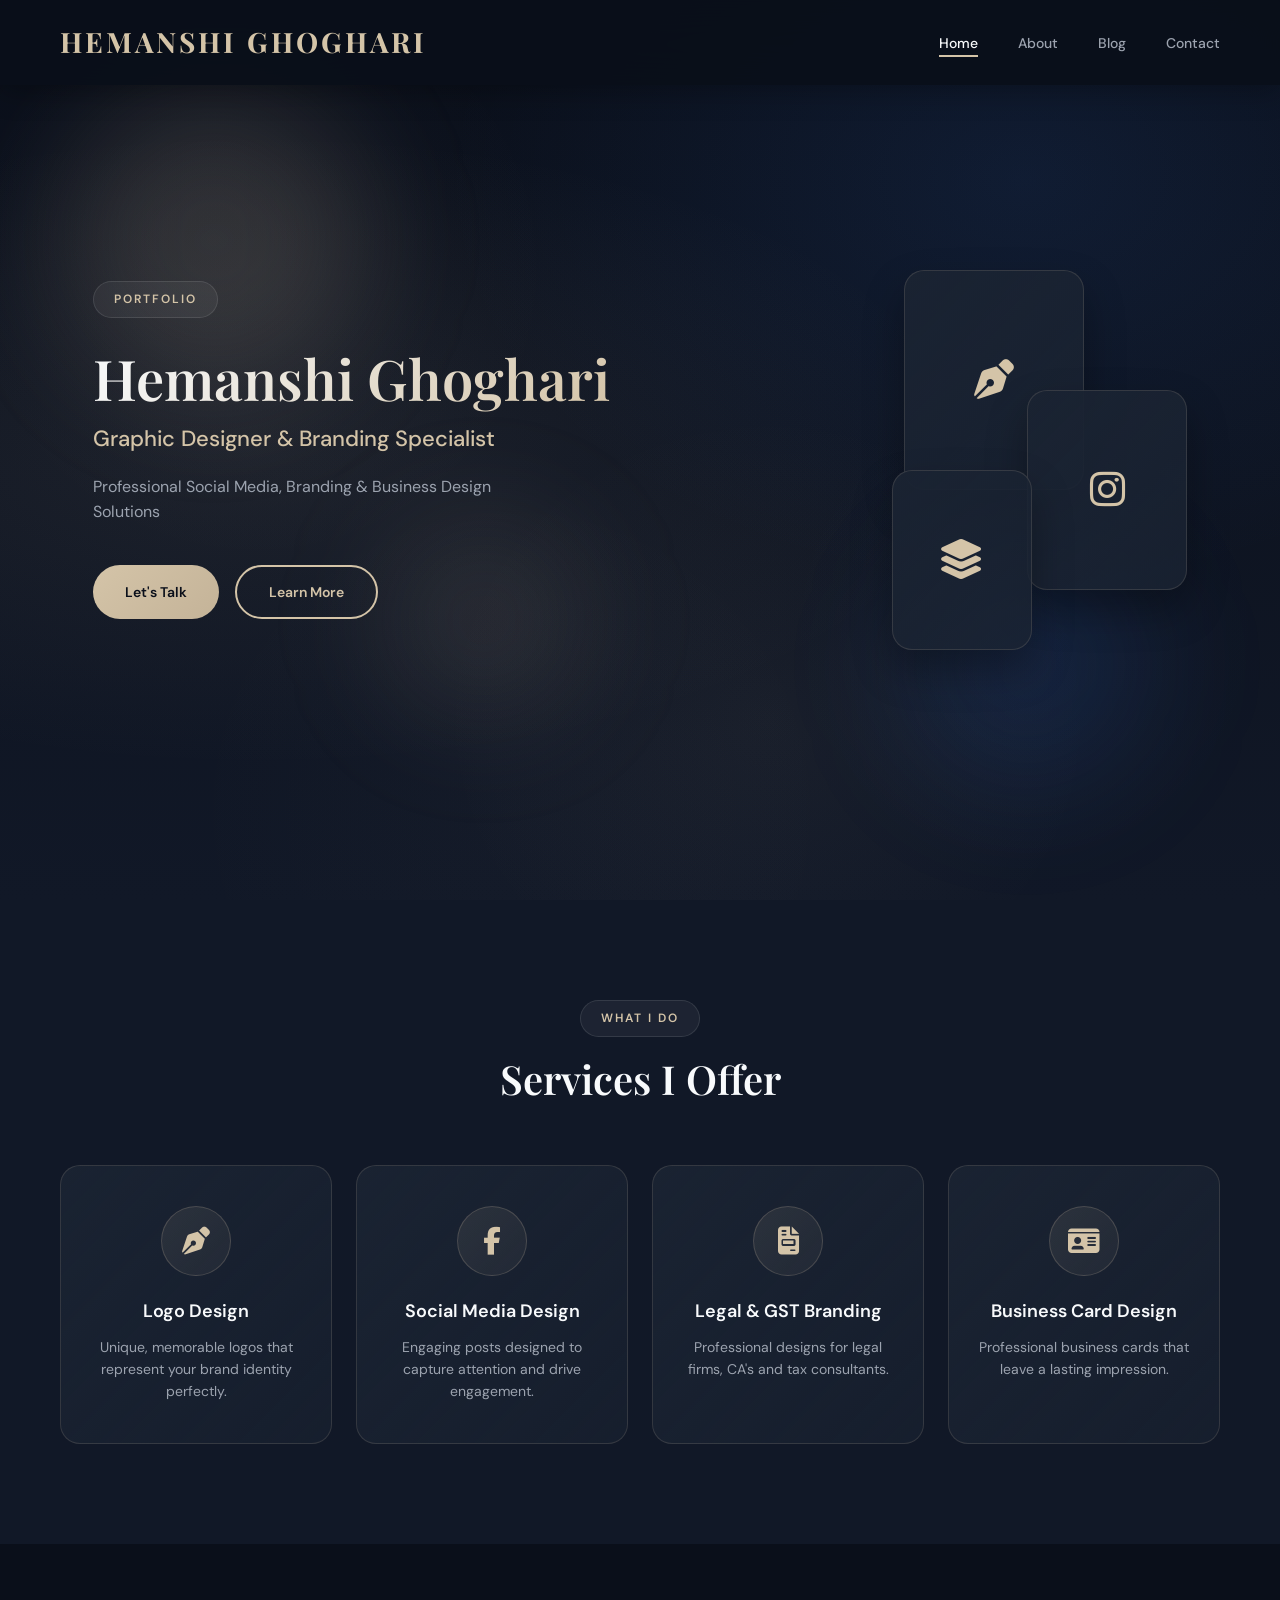
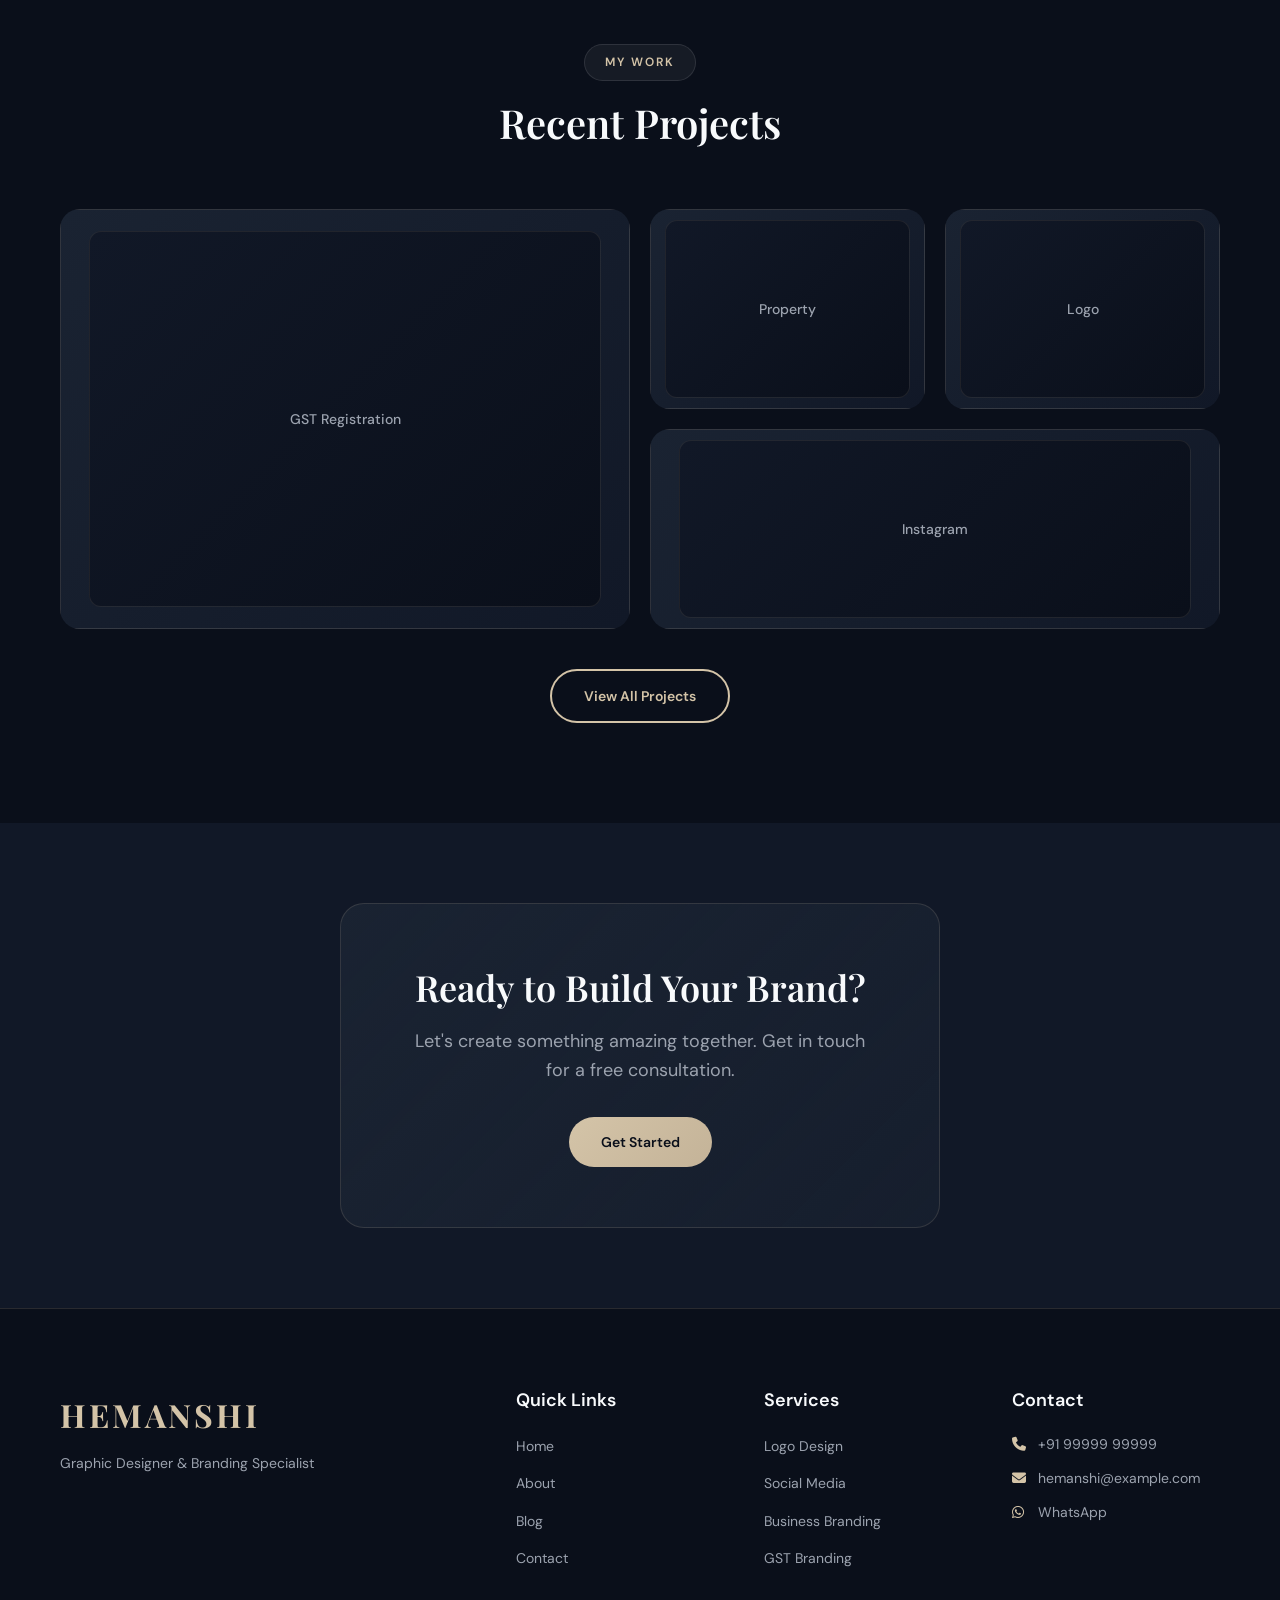
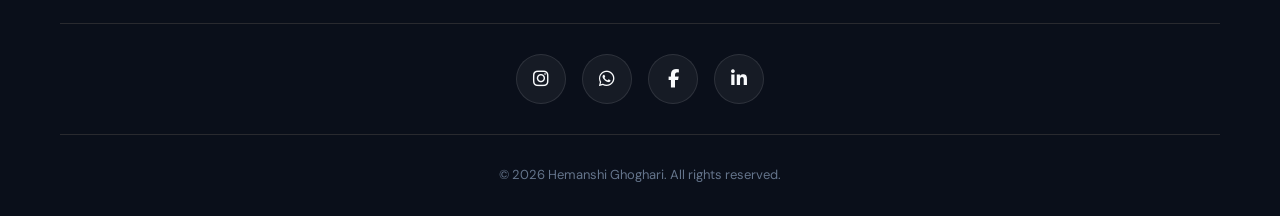
<file: index.html>
<!DOCTYPE html>
<html lang="en">

<head>
    <meta charset="UTF-8">
    <meta name="viewport" content="width=device-width, initial-scale=1.0">
    <title>Hemanshi Ghoghari | Graphic Designer & Branding Specialist</title>
    
    <!-- Google Fonts -->
    <link rel="preconnect" href="https://fonts.googleapis.com">
    <link rel="preconnect" href="https://fonts.gstatic.com" crossorigin>
    <link href="https://fonts.googleapis.com/css2?family=DM+Sans:wght@400;500;600;700&family=Playfair+Display:wght@400;500;600;700&display=swap" rel="stylesheet">
    
    <!-- Font Awesome -->
    <link rel="stylesheet" href="https://cdnjs.cloudflare.com/ajax/libs/font-awesome/6.5.1/css/all.min.css">
    
    <!-- Custom CSS -->
    <link rel="stylesheet" href="style.css">
</head>

<body>

    <!-- ==================== NAVIGATION ==================== -->
    <nav class="navbar" id="navbar">
        <div class="container nav-container">
            <a href="index.html" class="logo">HEMANSHI GHOGHARI</a>
            
            <ul class="nav-links" id="navLinks">
                <li><a href="index.html" class="active">Home</a></li>
                <li><a href="about.html">About</a></li>
                <li><a href="blog.html">Blog</a></li>
                <li><a href="contact.html">Contact</a></li>
            </ul>
            
            <div class="hamburger" id="hamburger">
                <span></span>
                <span></span>
                <span></span>
            </div>
        </div>
    </nav>

    <!-- ==================== HERO SECTION ==================== -->
    <section class="hero" id="home">
        <div class="hero-bg"></div>
        <div class="hero-orb hero-orb-1"></div>
        <div class="hero-orb hero-orb-2"></div>
        <div class="hero-orb hero-orb-3"></div>
        <div class="container hero-content">
            <div class="hero-text" data-aos="fade-up">
                <span class="hero-label">Portfolio</span>
                <h1 class="hero-title">Hemanshi Ghoghari</h1>
                <h2 class="hero-subtitle">Graphic Designer & Branding Specialist</h2>
                <p class="hero-tagline">Professional Social Media, Branding & Business Design Solutions</p>
                
                <div class="hero-buttons">
                    <a href="contact.html" class="btn btn-primary">Let's Talk</a>
                    <a href="about.html" class="btn btn-outline">Learn More</a>
                </div>
            </div>
            
            <div class="hero-visual" data-aos="fade-left">
                <div class="floating-card card-1">
                    <div class="mockup-content">
                        <i class="fas fa-pen-nib"></i>
                    </div>
                </div>
                <div class="floating-card card-2">
                    <div class="mockup-content">
                        <i class="fab fa-instagram"></i>
                    </div>
                </div>
                <div class="floating-card card-3">
                    <div class="mockup-content">
                        <i class="fas fa-layer-group"></i>
                    </div>
                </div>
            </div>
        </div>
    </section>

    <!-- ==================== SERVICES PREVIEW ==================== -->
    <section class="services-preview">
        <div class="container">
            <div class="section-header" data-aos="fade-up">
                <span class="section-label">What I Do</span>
                <h2 class="section-title">Services I Offer</h2>
            </div>
            
            <div class="services-grid">
                <div class="service-card" data-aos="fade-up" data-delay="100">
                    <div class="service-icon">
                        <i class="fas fa-pen-nib"></i>
                    </div>
                    <h3>Logo Design</h3>
                    <p>Unique, memorable logos that represent your brand identity perfectly.</p>
                </div>
                
                <div class="service-card" data-aos="fade-up" data-delay="200">
                    <div class="service-icon">
                        <i class="fab fa-facebook-f"></i>
                    </div>
                    <h3>Social Media Design</h3>
                    <p>Engaging posts designed to capture attention and drive engagement.</p>
                </div>
                
                <div class="service-card" data-aos="fade-up" data-delay="300">
                    <div class="service-icon">
                        <i class="fas fa-file-invoice"></i>
                    </div>
                    <h3>Legal & GST Branding</h3>
                    <p>Professional designs for legal firms, CA's and tax consultants.</p>
                </div>
                
                <div class="service-card" data-aos="fade-up" data-delay="400">
                    <div class="service-icon">
                        <i class="fas fa-id-card"></i>
                    </div>
                    <h3>Business Card Design</h3>
                    <p>Professional business cards that leave a lasting impression.</p>
                </div>
            </div>
        
        </div>
    </section>

    <!-- ==================== PORTFOLIO PREVIEW ==================== -->
    <section class="portfolio-preview">
        <div class="container">
            <div class="section-header" data-aos="fade-up">
                <span class="section-label">My Work</span>
                <h2 class="section-title">Recent Projects</h2>
            </div>
            
            <div class="portfolio-grid">
                <div class="portfolio-item item-large" data-aos="fade-up" data-delay="100">
                    <div class="portfolio-mockup">
                        <div class="mockup-screen">
                            <span class="mockup-label">GST Registration</span>
                        </div>
                    </div>
                    <div class="portfolio-overlay">
                        <h4>GST Posts</h4>
                        <p>Tax consultant branding</p>
                    </div>
                </div>
                
                <div class="portfolio-item" data-aos="fade-up" data-delay="200">
                    <div class="portfolio-mockup">
                        <div class="mockup-screen">
                            <span class="mockup-label">Property</span>
                        </div>
                    </div>
                    <div class="portfolio-overlay">
                        <h4>Property Design</h4>
                        <p>Real estate branding</p>
                    </div>
                </div>
                
                <div class="portfolio-item" data-aos="fade-up" data-delay="300">
                    <div class="portfolio-mockup">
                        <div class="mockup-screen">
                            <span class="mockup-label">Logo</span>
                        </div>
                    </div>
                    <div class="portfolio-overlay">
                        <h4>Logo Design</h4>
                        <p>Brand identity</p>
                    </div>
                </div>
                
                <div class="portfolio-item item-wide" data-aos="fade-up" data-delay="400">
                    <div class="portfolio-mockup">
                        <div class="mockup-screen">
                            <span class="mockup-label">Instagram</span>
                        </div>
                    </div>
                    <div class="portfolio-overlay">
                        <h4>Social Media</h4>
                        <p>Instagram branding</p>
                    </div>
                </div>
            </div>
            
            <div class="portfolio-cta" data-aos="fade-up">
                <a href="blog.html" class="btn btn-outline">View All Projects</a>
            </div>
        </div>
    </section>

    <!-- ==================== CTA SECTION ==================== -->
    <section class="cta-section">
        <div class="container">
            <div class="cta-content" data-aos="zoom-in">
                <h2>Ready to Build Your Brand?</h2>
                <p>Let's create something amazing together. Get in touch for a free consultation.</p>
                <a href="contact.html" class="btn btn-primary">Get Started</a>
            </div>
        </div>
    </section>

    <!-- ==================== FOOTER ==================== -->
    <footer class="footer">
        <div class="container">
            <div class="footer-content">
                <div class="footer-main">
                    <div class="footer-brand">
                        <a href="index.html" class="footer-logo">HEMANSHI</a>
                        <p class="footer-tagline">Graphic Designer & Branding Specialist</p>
                    </div>
                    
                    <div class="footer-links">
                        <h4>Quick Links</h4>
                        <ul>
                            <li><a href="index.html">Home</a></li>
                            <li><a href="about.html">About</a></li>
                            <li><a href="blog.html">Blog</a></li>
                            <li><a href="contact.html">Contact</a></li>
                        </ul>
                    </div>
                    
                    <div class="footer-services">
                        <h4>Services</h4>
                        <ul>
                            <li><a href="#">Logo Design</a></li>
                            <li><a href="#">Social Media</a></li>
                            <li><a href="#">Business Branding</a></li>
                            <li><a href="#">GST Branding</a></li>
                        </ul>
                    </div>
                    
                    <div class="footer-contact">
                        <h4>Contact</h4>
                        <ul>
                            <li><a href="tel:+919999999999"><i class="fas fa-phone"></i> +91 99999 99999</a></li>
                            <li><a href="mailto:hemanshi@example.com"><i class="fas fa-envelope"></i> hemanshi@example.com</a></li>
                            <li><a href="https://wa.me/919999999999" target="_blank"><i class="fab fa-whatsapp"></i> WhatsApp</a></li>
                        </ul>
                    </div>
                </div>
                
                <div class="footer-social">
                    <a href="" target="_blank" class="social-link">
                        <i class="fab fa-instagram"></i>
                    </a>
                    <a href="" target="_blank" class="social-link">
                        <i class="fab fa-whatsapp"></i>
                    </a>
                    <a href="" target="_blank" class="social-link">
                        <i class="fab fa-facebook-f"></i>
                    </a>
                    <a href="" target="_blank" class="social-link">
                        <i class="fab fa-linkedin-in"></i>
                    </a>
                </div>
                
                <div class="footer-bottom">
                    <p>&copy; 2026 Hemanshi Ghoghari. All rights reserved.</p>
                </div>
            </div>
        </div>
    </footer>

    <!-- Custom JavaScript -->
    <script src="script.js"></script>
</body>

</html>
</file>
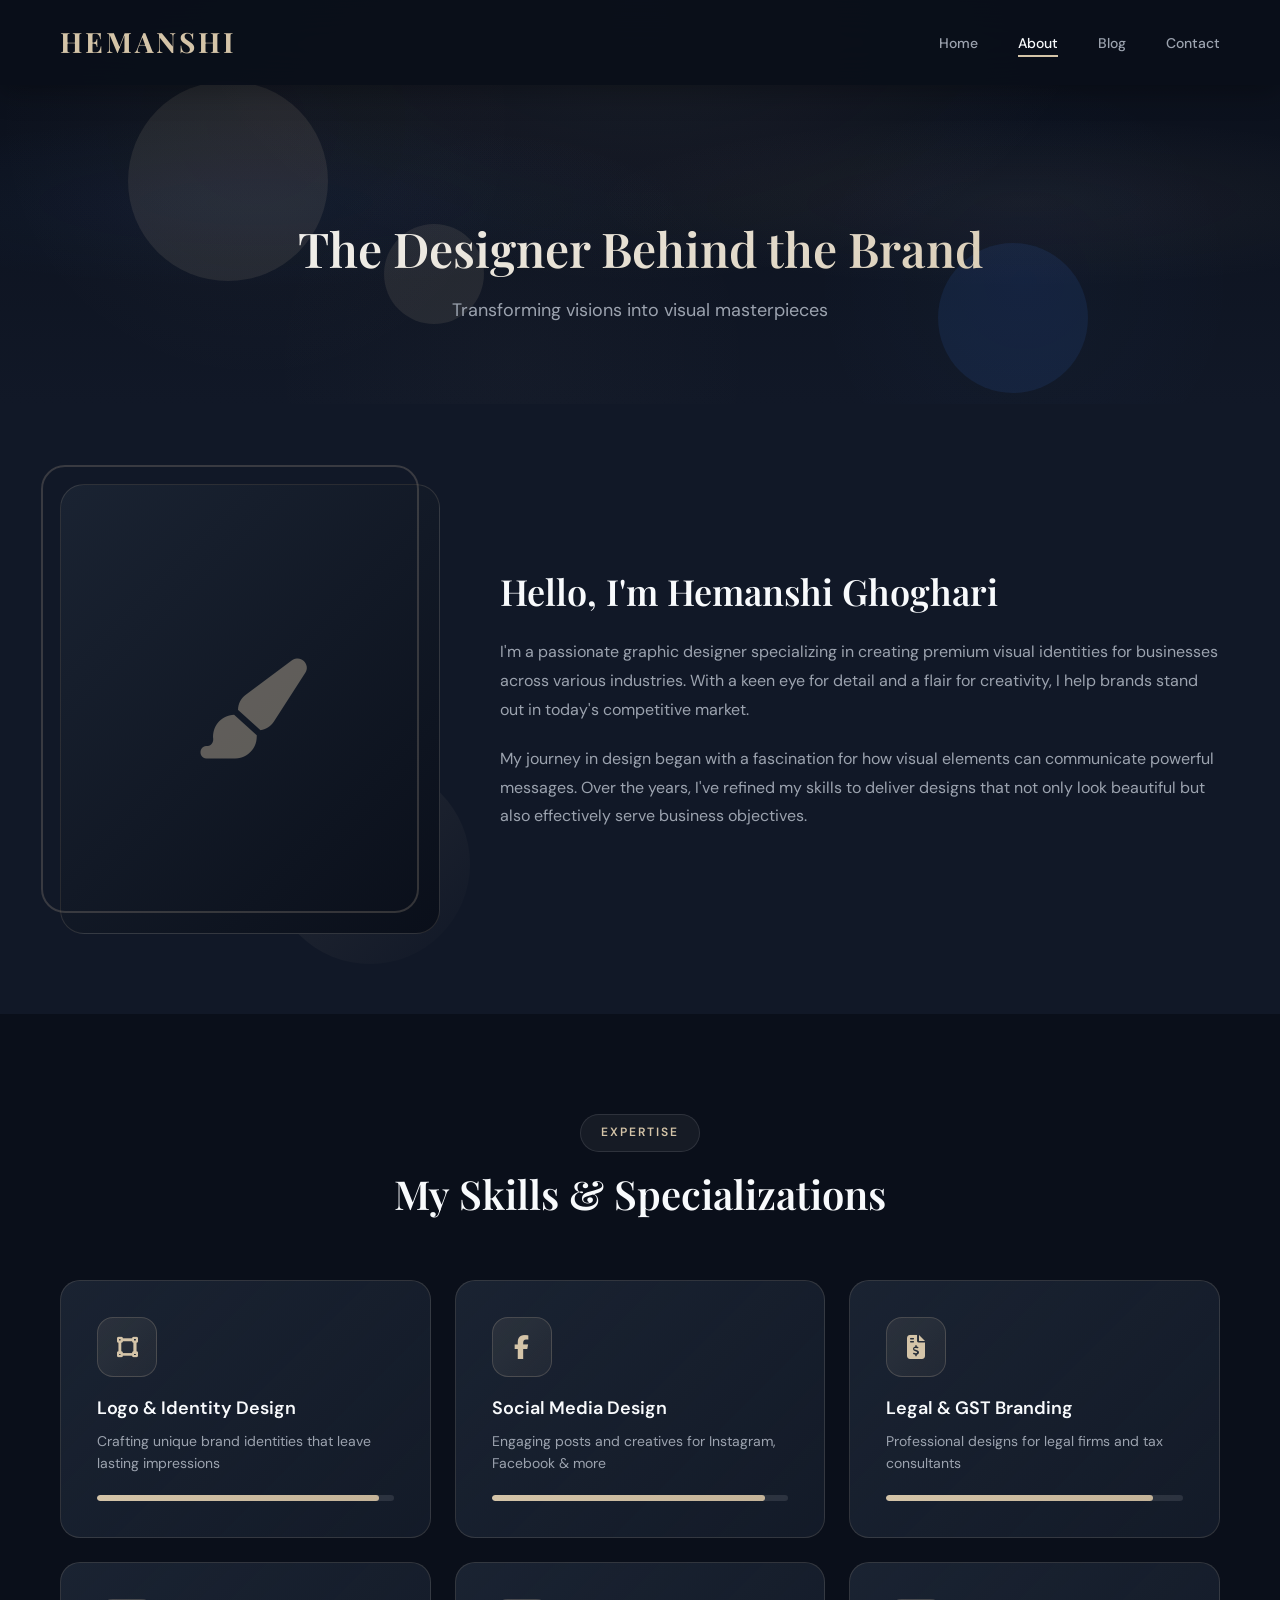
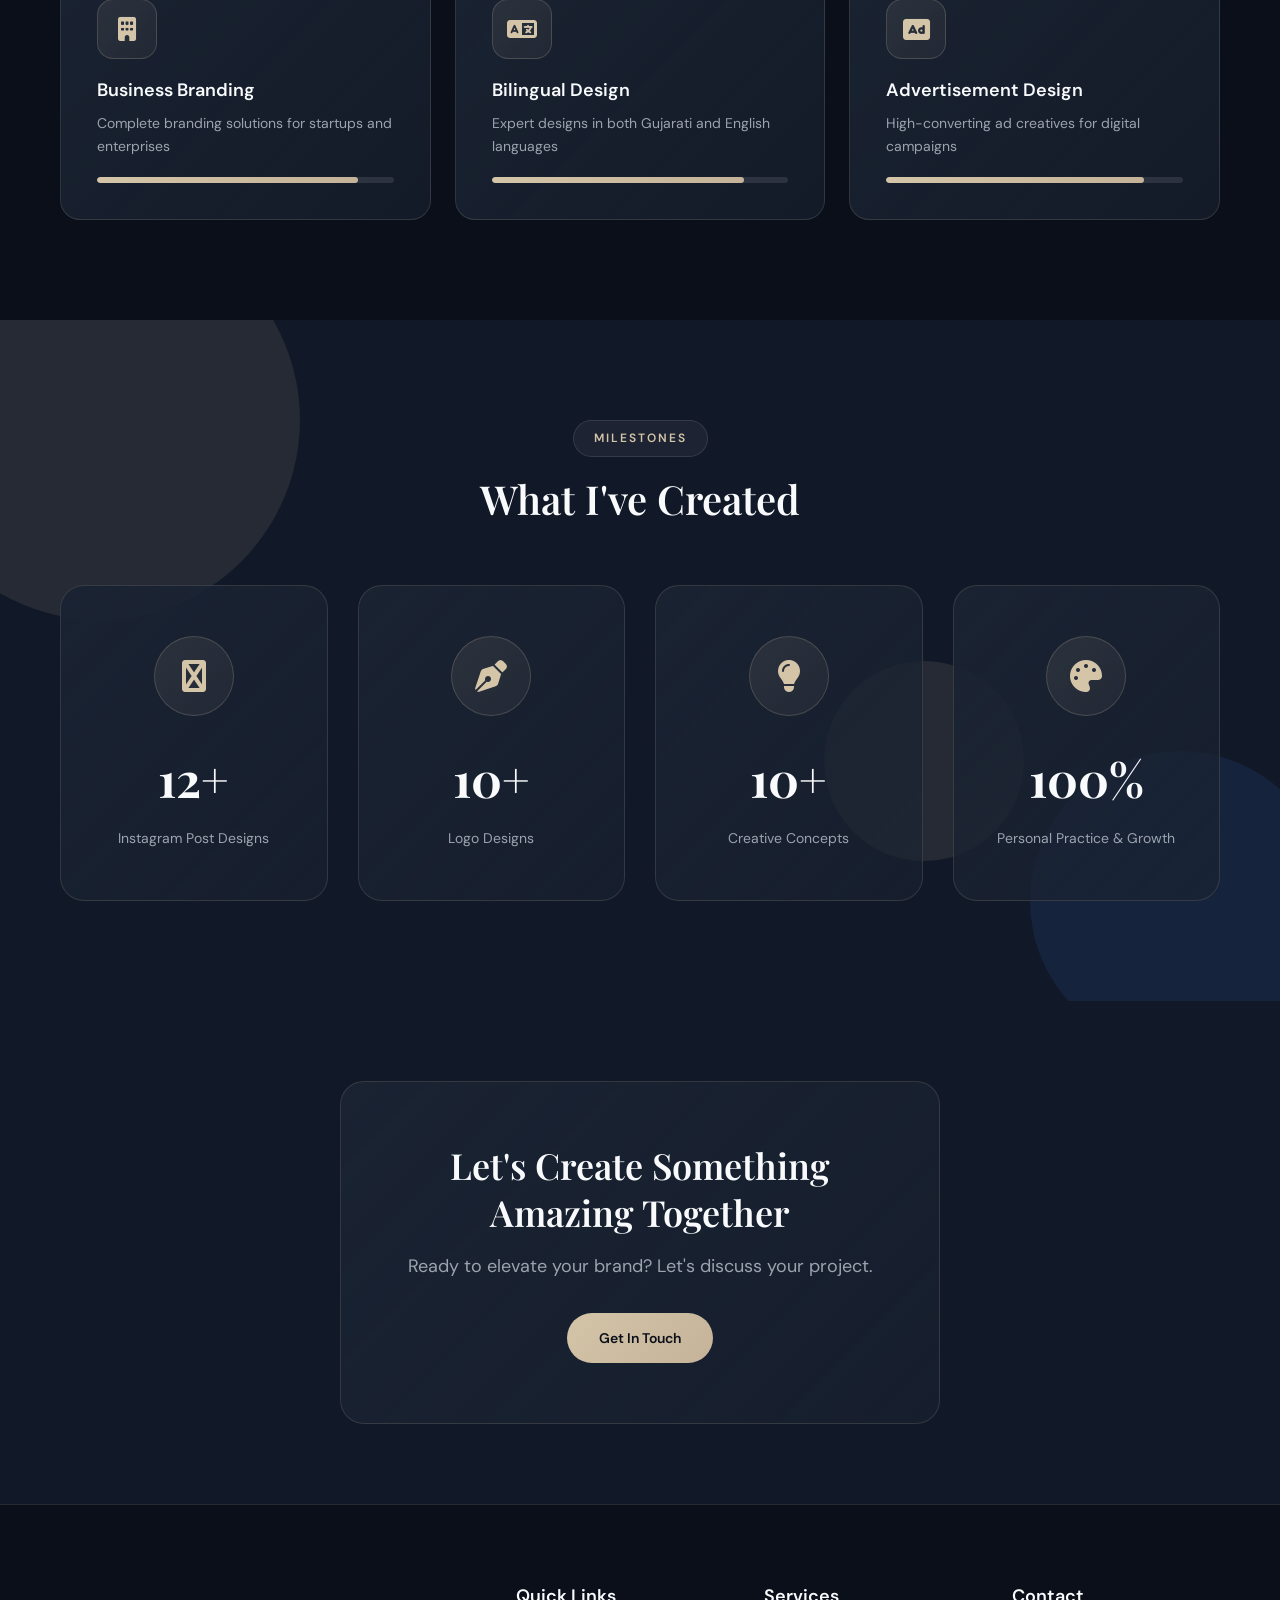
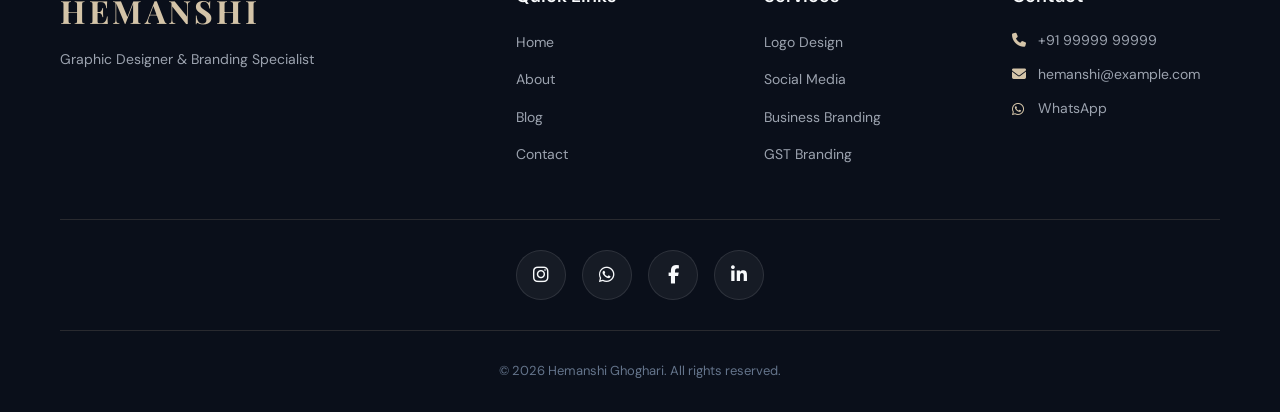
<file: about.html>
<!DOCTYPE html>
<html lang="en">

<head>
    <meta charset="UTF-8">
    <meta name="viewport" content="width=device-width, initial-scale=1.0">
    <title>About Me | Hemanshi Ghoghari - Graphic Designer</title>

    <!-- Google Fonts -->
    <link rel="preconnect" href="https://fonts.googleapis.com">
    <link rel="preconnect" href="https://fonts.gstatic.com" crossorigin>
    <link
        href="https://fonts.googleapis.com/css2?family=DM+Sans:wght@400;500;600;700&family=Playfair+Display:wght@400;500;600;700&display=swap"
        rel="stylesheet">

    <!-- Font Awesome -->
    <link rel="stylesheet" href="https://cdnjs.cloudflare.com/ajax/libs/font-awesome/6.5.1/css/all.min.css">

    <!-- Custom CSS -->
    <link rel="stylesheet" href="style.css">
</head>

<body>

    <!-- ==================== NAVIGATION ==================== -->
    <nav class="navbar" id="navbar">
        <div class="container nav-container">
            <a href="index.html" class="logo">HEMANSHI</a>

            <ul class="nav-links" id="navLinks">
                <li><a href="index.html">Home</a></li>
                <li><a href="about.html" class="active">About</a></li>
                <li><a href="blog.html">Blog</a></li>
                <li><a href="contact.html">Contact</a></li>
            </ul>

            <div class="hamburger" id="hamburger">
                <span></span>
                <span></span>
                <span></span>
            </div>
        </div>
    </nav>

    <!-- ==================== PAGE HERO ==================== -->
    <section class="page-hero">
        <div class="hero-bg"></div>
        <div class="page-hero-shapes">
            <div class="page-hero-shape page-hero-shape-1"></div>
            <div class="page-hero-shape page-hero-shape-2"></div>
            <div class="page-hero-shape page-hero-shape-3"></div>
        </div>
        <div class="container">
            <span class="page-label">About Me</span>
            <h1 class="page-title">The Designer Behind the Brand</h1>
            <p class="page-subtitle">Transforming visions into visual masterpieces</p>
        </div>
    </section>

    <!-- ==================== ABOUT MAIN ==================== -->
    <section class="about-main">
        <div class="container">
            <div class="about-layout">
                <!-- Left Column - Image -->
                <div class="about-visual" data-aos="fade-right">
                    <div class="profile-frame">
                        <div class="profile-img">
                            <i class="fas fa-paint-brush"></i>
                        </div>
                    </div>
                    <div class="visual-accent"></div>
                </div>

                <!-- Right Column - Content -->
                <div class="about-details" data-aos="fade-left">
                    <h2 class="about-heading">Hello, I'm Hemanshi Ghoghari</h2>
                    <p class="about-text">
                        I'm a passionate graphic designer specializing in creating premium visual identities for
                        businesses across various industries. With a keen eye for detail and a flair for creativity, I
                        help brands stand out in today's competitive market.
                    </p>
                    <p class="about-text">
                        My journey in design began with a fascination for how visual elements can communicate powerful
                        messages. Over the years, I've refined my skills to deliver designs that not only look beautiful
                        but also effectively serve business objectives.
                    </p>

                </div>
            </div>
        </div>
    </section>

    <!-- ==================== SKILLS SECTION ==================== -->
    <section class="skills-section">
        <div class="container">
            <div class="section-header" data-aos="fade-up">
                <span class="section-label">Expertise</span>
                <h2 class="section-title">My Skills & Specializations</h2>
            </div>

            <div class="skills-grid">
                <div class="skill-card" data-aos="fade-up" data-delay="100">
                    <div class="skill-icon">
                        <i class="fas fa-vector-square"></i>
                    </div>
                    <h3>Logo & Identity Design</h3>
                    <p>Crafting unique brand identities that leave lasting impressions</p>
                    <div class="skill-bar">
                        <div class="skill-progress" style="width: 95%"></div>
                    </div>
                </div>

                <div class="skill-card" data-aos="fade-up" data-delay="200">
                    <div class="skill-icon">
                        <i class="fab fa-facebook-f"></i>
                    </div>
                    <h3>Social Media Design</h3>
                    <p>Engaging posts and creatives for Instagram, Facebook & more</p>
                    <div class="skill-bar">
                        <div class="skill-progress" style="width: 92%"></div>
                    </div>
                </div>

                <div class="skill-card" data-aos="fade-up" data-delay="300">
                    <div class="skill-icon">
                        <i class="fas fa-file-invoice-dollar"></i>
                    </div>
                    <h3>Legal & GST Branding</h3>
                    <p>Professional designs for legal firms and tax consultants</p>
                    <div class="skill-bar">
                        <div class="skill-progress" style="width: 90%"></div>
                    </div>
                </div>

                <div class="skill-card" data-aos="fade-up" data-delay="400">
                    <div class="skill-icon">
                        <i class="fas fa-building"></i>
                    </div>
                    <h3>Business Branding</h3>
                    <p>Complete branding solutions for startups and enterprises</p>
                    <div class="skill-bar">
                        <div class="skill-progress" style="width: 88%"></div>
                    </div>
                </div>

                <div class="skill-card" data-aos="fade-up" data-delay="500">
                    <div class="skill-icon">
                        <i class="fas fa-language"></i>
                    </div>
                    <h3>Bilingual Design</h3>
                    <p>Expert designs in both Gujarati and English languages</p>
                    <div class="skill-bar">
                        <div class="skill-progress" style="width: 85%"></div>
                    </div>
                </div>

                <div class="skill-card" data-aos="fade-up" data-delay="600">
                    <div class="skill-icon">
                        <i class="fas fa-ad"></i>
                    </div>
                    <h3>Advertisement Design</h3>
                    <p>High-converting ad creatives for digital campaigns</p>
                    <div class="skill-bar">
                        <div class="skill-progress" style="width: 87%"></div>
                    </div>
                </div>
            </div>
        </div>
    </section>

    <!-- ==================== ACHIEVEMENTS ==================== -->
    <section class="achievements-section">
        <div class="bg-shapes">
            <div class="shape shape-1"></div>
            <div class="shape shape-2"></div>
            <div class="shape shape-3"></div>
        </div>
        <div class="container">
            <div class="section-header" data-aos="fade-up">
                <span class="section-label">Milestones</span>
                <h2 class="section-title">What I've Created</h2>
            </div>

            <div class="achievements-grid">
                <div class="achievement-card" data-aos="fade-up" data-delay="100">
                    <div class="achievement-icon">
                        <i class="fas fa-instagram"></i>
                    </div>
                    <span class="achievement-number">12+</span>
                    <span class="achievement-label">Instagram Post Designs</span>
                </div>

                <div class="achievement-card" data-aos="fade-up" data-delay="200">
                    <div class="achievement-icon">
                        <i class="fas fa-pen-nib"></i>
                    </div>
                    <span class="achievement-number">10+</span>
                    <span class="achievement-label">Logo Designs</span>
                </div>

                <div class="achievement-card" data-aos="fade-up" data-delay="300">
                    <div class="achievement-icon">
                        <i class="fas fa-lightbulb"></i>
                    </div>
                    <span class="achievement-number">10+</span>
                    <span class="achievement-label">Creative Concepts</span>
                </div>

                <div class="achievement-card" data-aos="fade-up" data-delay="400">
                    <div class="achievement-icon">
                        <i class="fas fa-palette"></i>
                    </div>
                    <span class="achievement-number">100%</span>
                    <span class="achievement-label">Personal Practice & Growth</span>
                </div>
            </div>
        </div>
    </section>

    <!-- ==================== CTA SECTION ==================== -->
    <section class="cta-section">
        <div class="container">
            <div class="cta-content" data-aos="zoom-in">
                <h2>Let's Create Something Amazing Together</h2>
                <p>Ready to elevate your brand? Let's discuss your project.</p>
                <a href="contact.html" class="btn btn-primary">Get In Touch</a>
            </div>
        </div>
    </section>

    <!-- ==================== FOOTER ==================== -->
    <footer class="footer">
        <div class="container">
            <div class="footer-content">
                <div class="footer-main">
                    <div class="footer-brand">
                        <a href="index.html" class="footer-logo">HEMANSHI</a>
                        <p class="footer-tagline">Graphic Designer & Branding Specialist</p>
                    </div>

                    <div class="footer-links">
                        <h4>Quick Links</h4>
                        <ul>
                            <li><a href="index.html">Home</a></li>
                            <li><a href="about.html">About</a></li>
                            <li><a href="blog.html">Blog</a></li>
                            <li><a href="contact.html">Contact</a></li>
                        </ul>
                    </div>

                    <div class="footer-services">
                        <h4>Services</h4>
                        <ul>
                            <li><a href="#">Logo Design</a></li>
                            <li><a href="#">Social Media</a></li>
                            <li><a href="#">Business Branding</a></li>
                            <li><a href="#">GST Branding</a></li>
                        </ul>
                    </div>

                    <div class="footer-contact">
                        <h4>Contact</h4>
                        <ul>
                            <li><a href="tel:+919999999999"><i class="fas fa-phone"></i> +91 99999 99999</a></li>
                            <li><a href="mailto:hemanshi@example.com"><i class="fas fa-envelope"></i>
                                    hemanshi@example.com</a></li>
                            <li><a href="https://wa.me/919999999999" target="_blank"><i class="fab fa-whatsapp"></i>
                                    WhatsApp</a></li>
                        </ul>
                    </div>
                </div>

                <div class="footer-social">
                    <a href="" target="_blank" class="social-link">
                        <i class="fab fa-instagram"></i>
                    </a>
                    <a href="" target="_blank" class="social-link">
                        <i class="fab fa-whatsapp"></i>
                    </a>
                    <a href="" target="_blank" class="social-link">
                        <i class="fab fa-facebook-f"></i>
                    </a>
                    <a href="" target="_blank" class="social-link">
                        <i class="fab fa-linkedin-in"></i>
                    </a>
                </div>

                <div class="footer-bottom">
                    <p>&copy; 2026 Hemanshi Ghoghari. All rights reserved.</p>
                </div>
            </div>
        </div>
    </footer>

    <!-- Custom JavaScript -->
    <script src="script.js"></script>
</body>

</html>
</file>
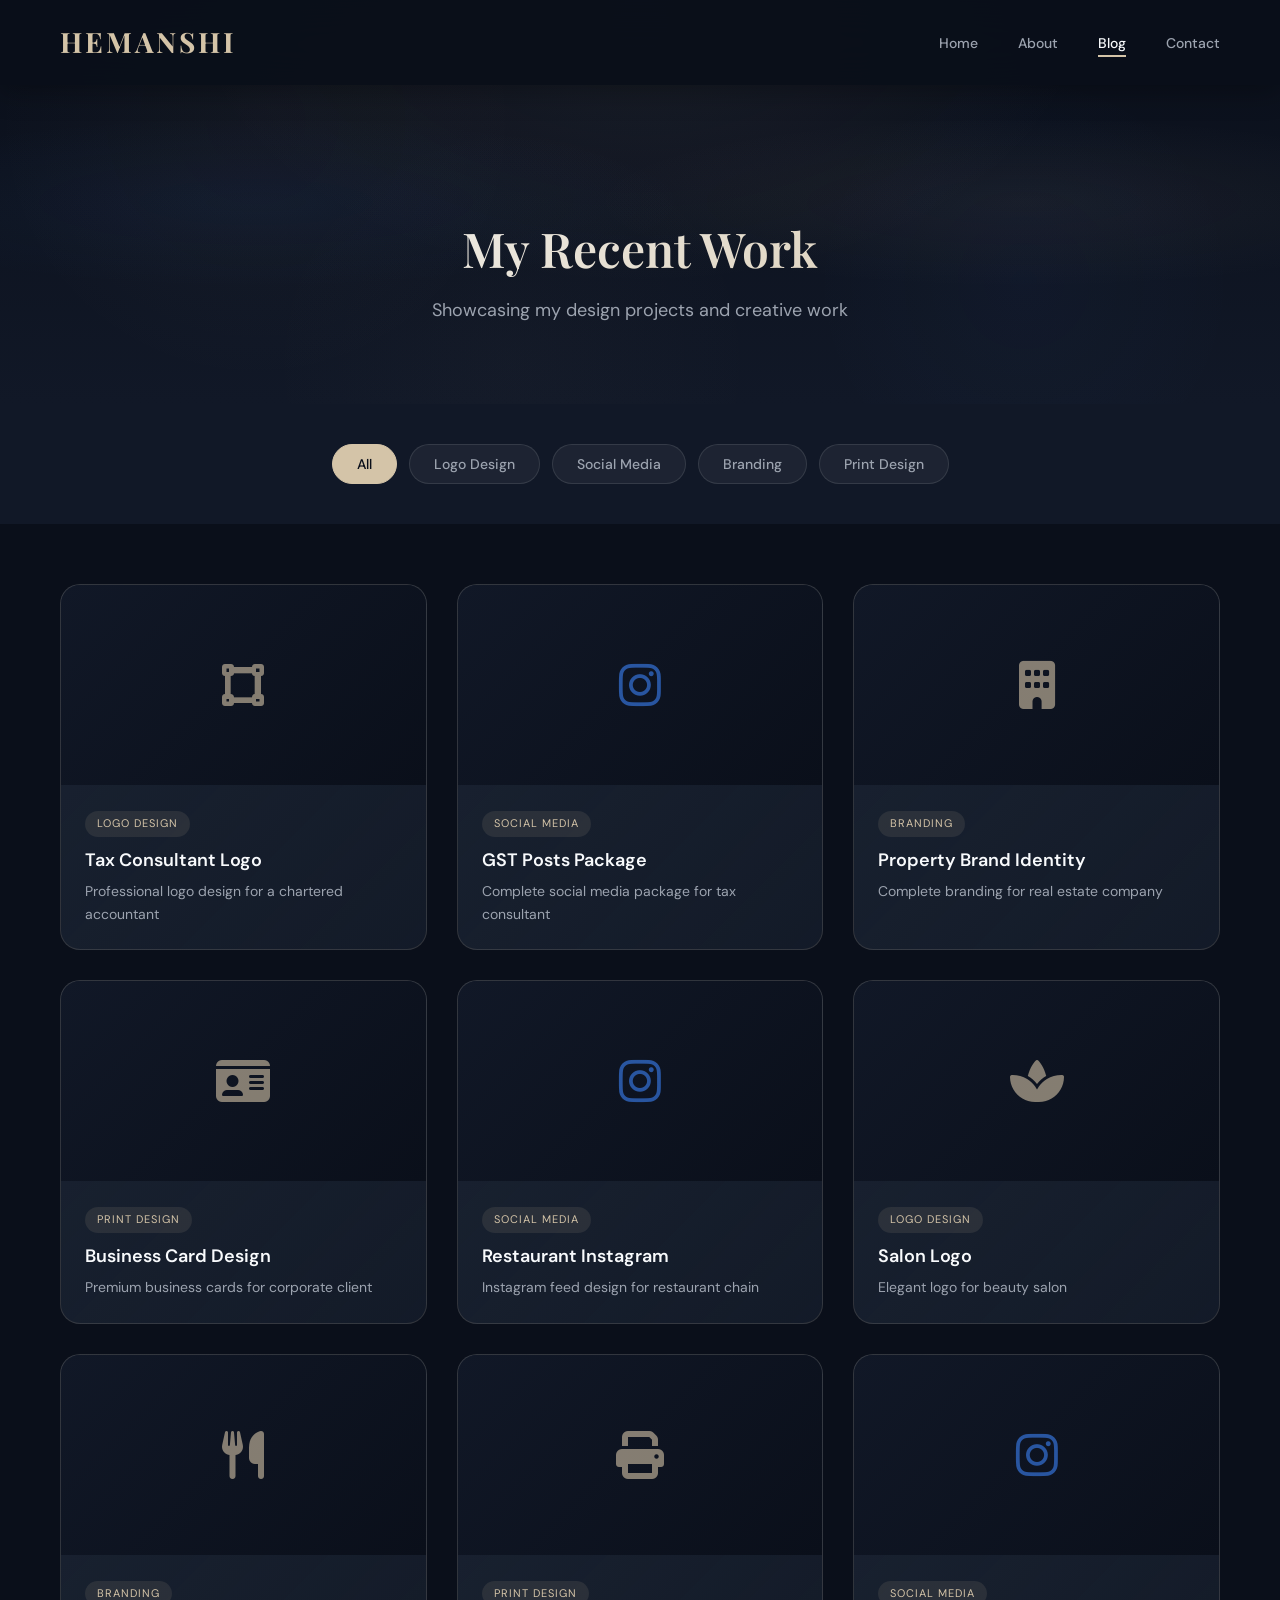
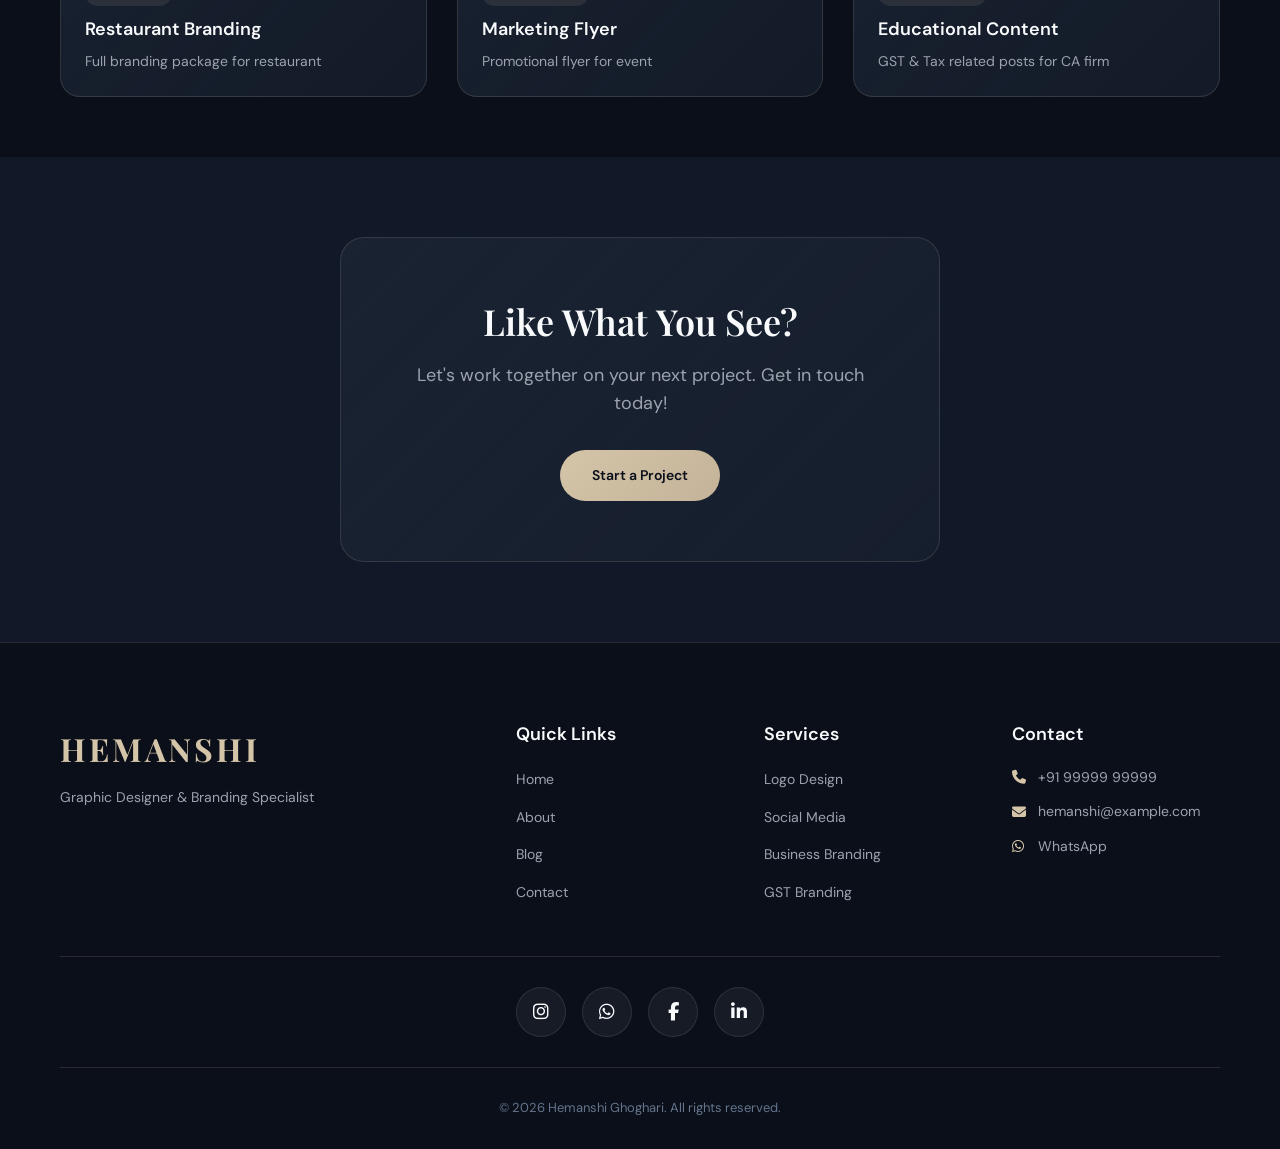
<file: blog.html>
<!DOCTYPE html>
<html lang="en">

<head>
    <meta charset="UTF-8">
    <meta name="viewport" content="width=device-width, initial-scale=1.0">
    <title>Portfolio | Hemanshi Ghoghari - Graphic Designer</title>
    
    <!-- Google Fonts -->
    <link rel="preconnect" href="https://fonts.googleapis.com">
    <link rel="preconnect" href="https://fonts.gstatic.com" crossorigin>
    <link href="https://fonts.googleapis.com/css2?family=DM+Sans:wght@400;500;600;700&family=Playfair+Display:wght@400;500;600;700&display=swap" rel="stylesheet">
    
    <!-- Font Awesome -->
    <link rel="stylesheet" href="https://cdnjs.cloudflare.com/ajax/libs/font-awesome/6.5.1/css/all.min.css">
    
    <!-- Custom CSS -->
    <link rel="stylesheet" href="style.css">
</head>

<body>

    <!-- ==================== NAVIGATION ==================== -->
    <nav class="navbar" id="navbar">
        <div class="container nav-container">
            <a href="index.html" class="logo">HEMANSHI</a>
            
            <ul class="nav-links" id="navLinks">
                <li><a href="index.html">Home</a></li>
                <li><a href="about.html">About</a></li>
                <li><a href="blog.html" class="active">Blog</a></li>
                <li><a href="contact.html">Contact</a></li>
            </ul>
            
            <div class="hamburger" id="hamburger">
                <span></span>
                <span></span>
                <span></span>
            </div>
        </div>
    </nav>

    <!-- ==================== PAGE HERO ==================== -->
    <section class="page-hero">
        <div class="hero-bg"></div>
        <div class="container">
            <span class="page-label">Portfolio</span>
            <h1 class="page-title">My Recent Work</h1>
            <p class="page-subtitle">Showcasing my design projects and creative work</p>
        </div>
    </section>

    <!-- ==================== FILTER BUTTONS ==================== -->
    <section class="portfolio-filter">
        <div class="container">
            <div class="filter-buttons" data-aos="fade-up">
                <button class="filter-btn active" data-filter="all">All</button>
                <button class="filter-btn" data-filter="logo">Logo Design</button>
                <button class="filter-btn" data-filter="social">Social Media</button>
                <button class="filter-btn" data-filter="branding">Branding</button>
                <button class="filter-btn" data-filter="print">Print Design</button>
            </div>
        </div>
    </section>

    <!-- ==================== PORTFOLIO GRID ==================== -->
    <section class="portfolio-section">
        <div class="container">
            <div class="portfolio-grid-full">
                
                <!-- Portfolio Item 1 -->
                <div class="portfolio-card" data-category="logo branding">
                    <div class="portfolio-image">
                        <div class="image-placeholder">
                            <i class="fas fa-vector-square"></i>
                        </div>
                        <div class="portfolio-overlay">
                            <div class="overlay-content">
                                <h3>Tax Consultant Logo</h3>
                                <p>Logo Design & Branding</p>
                                <a href="#" class="view-btn"><i class="fas fa-eye"></i> View Project</a>
                            </div>
                        </div>
                    </div>
                    <div class="portfolio-info">
                        <span class="portfolio-category">Logo Design</span>
                        <h4>Tax Consultant Logo</h4>
                        <p>Professional logo design for a chartered accountant</p>
                    </div>
                </div>
                
                <!-- Portfolio Item 2 -->
                <div class="portfolio-card" data-category="social">
                    <div class="portfolio-image">
                        <div class="image-placeholder instagram">
                            <i class="fab fa-instagram"></i>
                        </div>
                        <div class="portfolio-overlay">
                            <div class="overlay-content">
                                <h3>GST Posts Package</h3>
                                <p>Social Media Design</p>
                                <a href="#" class="view-btn"><i class="fas fa-eye"></i> View Project</a>
                            </div>
                        </div>
                    </div>
                    <div class="portfolio-info">
                        <span class="portfolio-category">Social Media</span>
                        <h4>GST Posts Package</h4>
                        <p>Complete social media package for tax consultant</p>
                    </div>
                </div>
                
                <!-- Portfolio Item 3 -->
                <div class="portfolio-card" data-category="branding">
                    <div class="portfolio-image">
                        <div class="image-placeholder">
                            <i class="fas fa-building"></i>
                        </div>
                        <div class="portfolio-overlay">
                            <div class="overlay-content">
                                <h3>Property Brand Identity</h3>
                                <p>Business Branding</p>
                                <a href="#" class="view-btn"><i class="fas fa-eye"></i> View Project</a>
                            </div>
                        </div>
                    </div>
                    <div class="portfolio-info">
                        <span class="portfolio-category">Branding</span>
                        <h4>Property Brand Identity</h4>
                        <p>Complete branding for real estate company</p>
                    </div>
                </div>
                
                <!-- Portfolio Item 4 -->
                <div class="portfolio-card" data-category="print">
                    <div class="portfolio-image">
                        <div class="image-placeholder">
                            <i class="fas fa-id-card"></i>
                        </div>
                        <div class="portfolio-overlay">
                            <div class="overlay-content">
                                <h3>Business Card Design</h3>
                                <p>Print Design</p>
                                <a href="#" class="view-btn"><i class="fas fa-eye"></i> View Project</a>
                            </div>
                        </div>
                    </div>
                    <div class="portfolio-info">
                        <span class="portfolio-category">Print Design</span>
                        <h4>Business Card Design</h4>
                        <p>Premium business cards for corporate client</p>
                    </div>
                </div>
                
                <!-- Portfolio Item 5 -->
                <div class="portfolio-card" data-category="social">
                    <div class="portfolio-image">
                        <div class="image-placeholder instagram">
                            <i class="fab fa-instagram"></i>
                        </div>
                        <div class="portfolio-overlay">
                            <div class="overlay-content">
                                <h3>Restaurant Instagram</h3>
                                <p>Social Media Design</p>
                                <a href="#" class="view-btn"><i class="fas fa-eye"></i> View Project</a>
                            </div>
                        </div>
                    </div>
                    <div class="portfolio-info">
                        <span class="portfolio-category">Social Media</span>
                        <h4>Restaurant Instagram</h4>
                        <p>Instagram feed design for restaurant chain</p>
                    </div>
                </div>
                
                <!-- Portfolio Item 6 -->
                <div class="portfolio-card" data-category="logo">
                    <div class="portfolio-image">
                        <div class="image-placeholder">
                            <i class="fas fa-spa"></i>
                        </div>
                        <div class="portfolio-overlay">
                            <div class="overlay-content">
                                <h3>Salon Logo</h3>
                                <p>Logo Design</p>
                                <a href="#" class="view-btn"><i class="fas fa-eye"></i> View Project</a>
                            </div>
                        </div>
                    </div>
                    <div class="portfolio-info">
                        <span class="portfolio-category">Logo Design</span>
                        <h4>Salon Logo</h4>
                        <p>Elegant logo for beauty salon</p>
                    </div>
                </div>
                
                <!-- Portfolio Item 7 -->
                <div class="portfolio-card" data-category="branding">
                    <div class="portfolio-image">
                        <div class="image-placeholder">
                            <i class="fas fa-utensils"></i>
                        </div>
                        <div class="portfolio-overlay">
                            <div class="overlay-content">
                                <h3>Restaurant Branding</h3>
                                <p>Complete Branding</p>
                                <a href="#" class="view-btn"><i class="fas fa-eye"></i> View Project</a>
                            </div>
                        </div>
                    </div>
                    <div class="portfolio-info">
                        <span class="portfolio-category">Branding</span>
                        <h4>Restaurant Branding</h4>
                        <p>Full branding package for restaurant</p>
                    </div>
                </div>
                
                <!-- Portfolio Item 8 -->
                <div class="portfolio-card" data-category="print">
                    <div class="portfolio-image">
                        <div class="image-placeholder">
                            <i class="fas fa-print"></i>
                        </div>
                        <div class="portfolio-overlay">
                            <div class="overlay-content">
                                <h3>Flyer Design</h3>
                                <p>Print Design</p>
                                <a href="#" class="view-btn"><i class="fas fa-eye"></i> View Project</a>
                            </div>
                        </div>
                    </div>
                    <div class="portfolio-info">
                        <span class="portfolio-category">Print Design</span>
                        <h4>Marketing Flyer</h4>
                        <p>Promotional flyer for event</p>
                    </div>
                </div>
                
                <!-- Portfolio Item 9 -->
                <div class="portfolio-card" data-category="social">
                    <div class="portfolio-image">
                        <div class="image-placeholder instagram">
                            <i class="fab fa-instagram"></i>
                        </div>
                        <div class="portfolio-overlay">
                            <div class="overlay-content">
                                <h3>Educational Posts</h3>
                                <p>Social Media Design</p>
                                <a href="#" class="view-btn"><i class="fas fa-eye"></i> View Project</a>
                            </div>
                        </div>
                    </div>
                    <div class="portfolio-info">
                        <span class="portfolio-category">Social Media</span>
                        <h4>Educational Content</h4>
                        <p>GST & Tax related posts for CA firm</p>
                    </div>
                </div>
                
            </div>
        </div>
    </section>


    <!-- ==================== CTA SECTION ==================== -->
    <section class="cta-section">
        <div class="container">
            <div class="cta-content" data-aos="zoom-in">
                <h2>Like What You See?</h2>
                <p>Let's work together on your next project. Get in touch today!</p>
                <a href="contact.html" class="btn btn-primary">Start a Project</a>
            </div>
        </div>
    </section>

    <!-- ==================== FOOTER ==================== -->
    <footer class="footer">
        <div class="container">
            <div class="footer-content">
                <div class="footer-main">
                    <div class="footer-brand">
                        <a href="index.html" class="footer-logo">HEMANSHI</a>
                        <p class="footer-tagline">Graphic Designer & Branding Specialist</p>
                    </div>
                    
                    <div class="footer-links">
                        <h4>Quick Links</h4>
                        <ul>
                            <li><a href="index.html">Home</a></li>
                            <li><a href="about.html">About</a></li>
                            <li><a href="blog.html">Blog</a></li>
                            <li><a href="contact.html">Contact</a></li>
                        </ul>
                    </div>
                    
                    <div class="footer-services">
                        <h4>Services</h4>
                        <ul>
                            <li><a href="#">Logo Design</a></li>
                            <li><a href="#">Social Media</a></li>
                            <li><a href="#">Business Branding</a></li>
                            <li><a href="#">GST Branding</a></li>
                        </ul>
                    </div>
                    
                    <div class="footer-contact">
                        <h4>Contact</h4>
                        <ul>
                            <li><a href="tel:+919999999999"><i class="fas fa-phone"></i> +91 99999 99999</a></li>
                            <li><a href="mailto:hemanshi@example.com"><i class="fas fa-envelope"></i> hemanshi@example.com</a></li>
                            <li><a href="https://wa.me/919999999999" target="_blank"><i class="fab fa-whatsapp"></i> WhatsApp</a></li>
                        </ul>
                    </div>
                </div>
                
                <div class="footer-social">
                    <a href="" target="_blank" class="social-link">
                        <i class="fab fa-instagram"></i>
                    </a>
                    <a href="" target="_blank" class="social-link">
                        <i class="fab fa-whatsapp"></i>
                    </a>
                    <a href="" target="_blank" class="social-link">
                        <i class="fab fa-facebook-f"></i>
                    </a>
                    <a href="" target="_blank" class="social-link">
                        <i class="fab fa-linkedin-in"></i>
                    </a>
                </div>
                
                <div class="footer-bottom">
                    <p>&copy; 2026 Hemanshi Ghoghari. All rights reserved.</p>
                </div>
            </div>
        </div>
    </footer>

    <!-- Custom JavaScript -->
    <script src="script.js"></script>
</body>

</html>
</file>
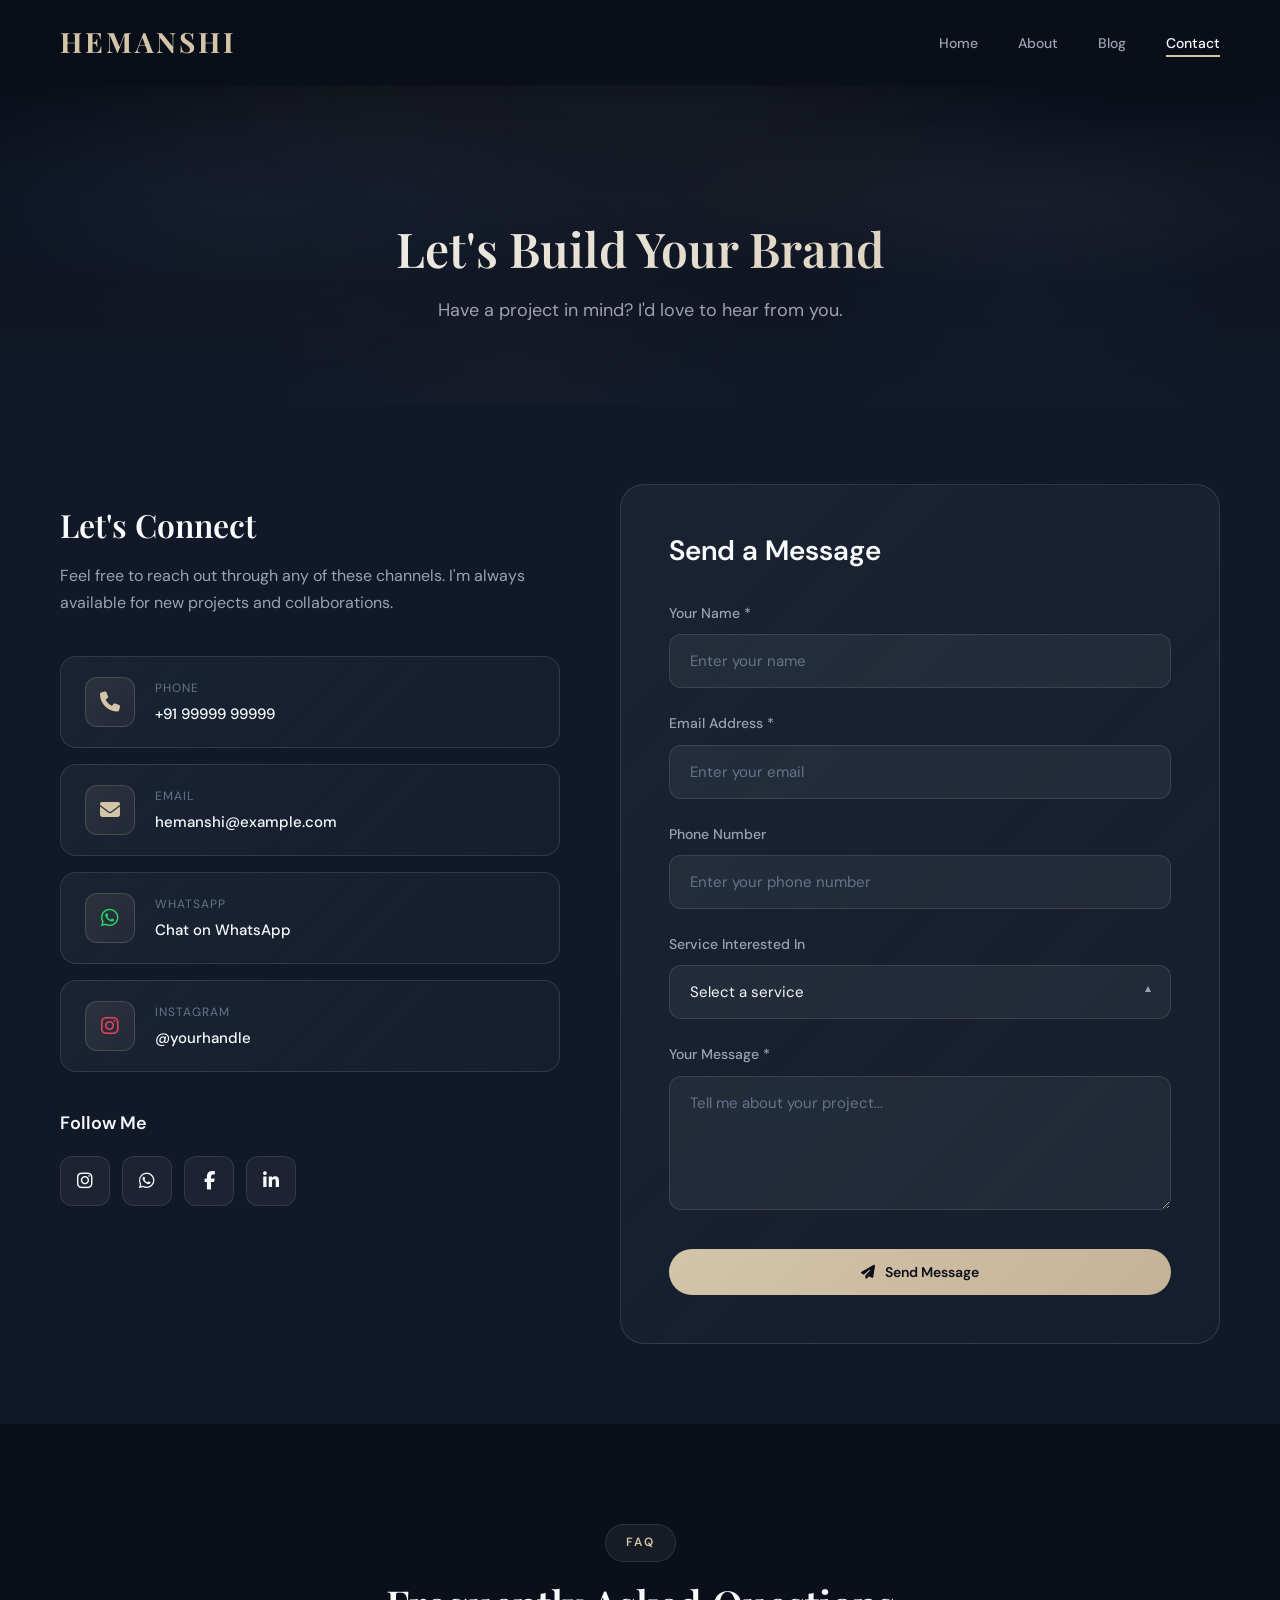
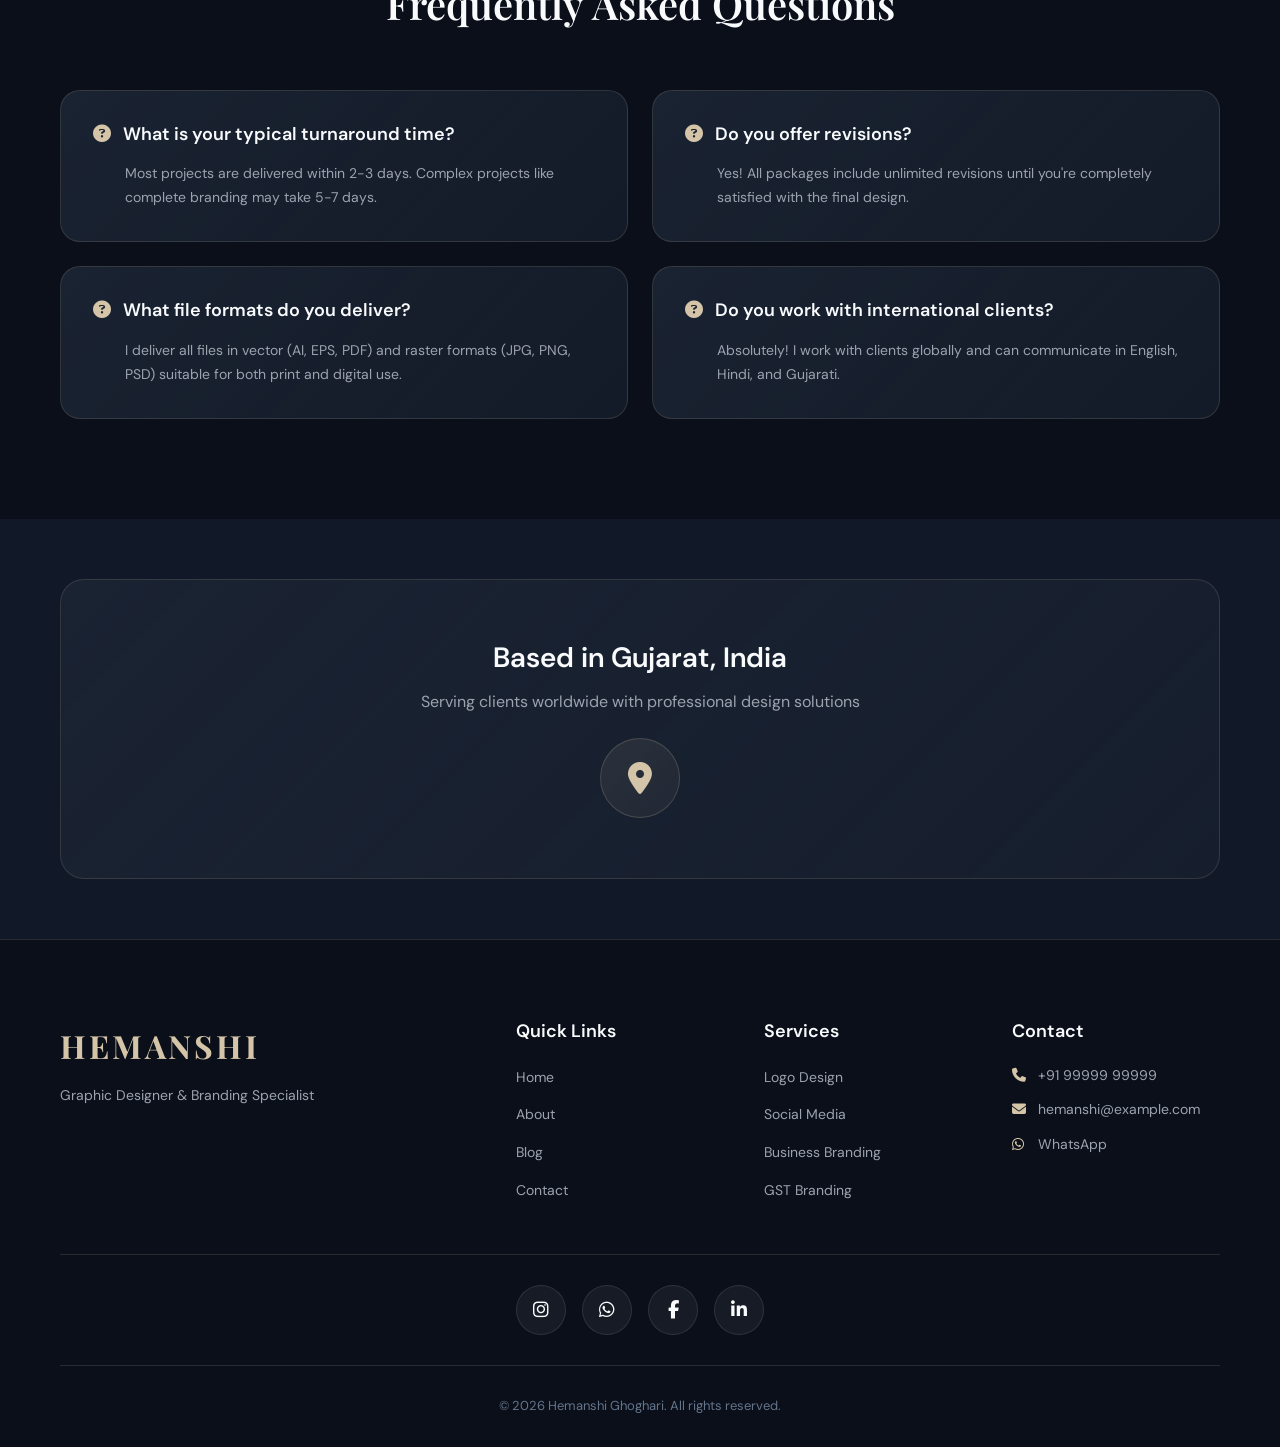
<file: contact.html>
<!DOCTYPE html>
<html lang="en">

<head>
    <meta charset="UTF-8">
    <meta name="viewport" content="width=device-width, initial-scale=1.0">
    <title>Contact | Hemanshi Ghoghari - Graphic Designer</title>
    
    <!-- Google Fonts -->
    <link rel="preconnect" href="https://fonts.googleapis.com">
    <link rel="preconnect" href="https://fonts.gstatic.com" crossorigin>
    <link href="https://fonts.googleapis.com/css2?family=DM+Sans:wght@400;500;600;700&family=Playfair+Display:wght@400;500;600;700&display=swap" rel="stylesheet">
    
    <!-- Font Awesome -->
    <link rel="stylesheet" href="https://cdnjs.cloudflare.com/ajax/libs/font-awesome/6.5.1/css/all.min.css">
    
    <!-- Custom CSS -->
    <link rel="stylesheet" href="style.css">
</head>

<body>

    <!-- ==================== NAVIGATION ==================== -->
    <nav class="navbar" id="navbar">
        <div class="container nav-container">
            <a href="index.html" class="logo">HEMANSHI</a>
            
            <ul class="nav-links" id="navLinks">
                <li><a href="index.html">Home</a></li>
                <li><a href="about.html">About</a></li>
                <li><a href="blog.html">Blog</a></li>
                <li><a href="contact.html" class="active">Contact</a></li>
            </ul>
            
            <div class="hamburger" id="hamburger">
                <span></span>
                <span></span>
                <span></span>
            </div>
        </div>
    </nav>

    <!-- ==================== PAGE HERO ==================== -->
    <section class="page-hero">
        <div class="hero-bg"></div>
        <div class="container">
            <span class="page-label">Get In Touch</span>
            <h1 class="page-title">Let's Build Your Brand</h1>
            <p class="page-subtitle">Have a project in mind? I'd love to hear from you.</p>
        </div>
    </section>

    <!-- ==================== CONTACT MAIN ==================== -->
    <section class="contact-main">
        <div class="container">
            <div class="contact-layout">
                
                <!-- Left Column - Contact Info -->
                <div class="contact-info" data-aos="fade-right">
                    <h2 class="info-title">Let's Connect</h2>
                    <p class="info-text">Feel free to reach out through any of these channels. I'm always available for new projects and collaborations.</p>
                    
                    <div class="contact-methods">
                        <a href="tel:+919999999999" class="method-card">
                            <div class="method-icon">
                                <i class="fas fa-phone"></i>
                            </div>
                            <div class="method-details">
                                <span class="method-label">Phone</span>
                                <span class="method-value">+91 99999 99999</span>
                            </div>
                        </a>
                        
                        <a href="mailto:hemanshi@example.com" class="method-card">
                            <div class="method-icon">
                                <i class="fas fa-envelope"></i>
                            </div>
                            <div class="method-details">
                                <span class="method-label">Email</span>
                                <span class="method-value">hemanshi@example.com</span>
                            </div>
                        </a>
                        
                        <a href="https://wa.me/919999999999" class="method-card" target="_blank">
                            <div class="method-icon whatsapp">
                                <i class="fab fa-whatsapp"></i>
                            </div>
                            <div class="method-details">
                                <span class="method-label">WhatsApp</span>
                                <span class="method-value">Chat on WhatsApp</span>
                            </div>
                        </a>
                        
                        <a href="https://instagram.com/yourhandle" class="method-card" target="_blank">
                            <div class="method-icon instagram">
                                <i class="fab fa-instagram"></i>
                            </div>
                            <div class="method-details">
                                <span class="method-label">Instagram</span>
                                <span class="method-value">@yourhandle</span>
                            </div>
                        </a>
                    </div>

                    <div class="social-links">
                        <h3>Follow Me</h3>
                        <div class="social-icons">
                            <a href="https://instagram.com/yourhandle" target="_blank" class="social-icon">
                                <i class="fab fa-instagram"></i>
                            </a>
                            <a href="https://wa.me/919999999999" target="_blank" class="social-icon">
                                <i class="fab fa-whatsapp"></i>
                            </a>
                            <a href="https://facebook.com/yourhandle" target="_blank" class="social-icon">
                                <i class="fab fa-facebook-f"></i>
                            </a>
                            <a href="https://linkedin.com/in/yourhandle" target="_blank" class="social-icon">
                                <i class="fab fa-linkedin-in"></i>
                            </a>
                        </div>
                    </div>
                </div>

                <!-- Right Column - Contact Form -->
                <div class="contact-form-wrapper" data-aos="fade-left">
                    <form class="contact-form" id="contactForm">
                        <h2 class="form-title">Send a Message</h2>
                        
                        <!-- Success Message Container -->
                        <div class="success-message" id="successMessage">
                            <i class="fas fa-check-circle"></i>
                            <h3>Message Sent!</h3>
                            <p>Thank you for reaching out. I'll get back to you soon.</p>
                        </div>
                        
                        <div class="form-group">
                            <label for="name">Your Name *</label>
                            <input type="text" id="name" name="name" placeholder="Enter your name" required>
                            <span class="error-msg" id="nameError">Name is required</span>
                        </div>
                        
                        <div class="form-group">
                            <label for="email">Email Address *</label>
                            <input type="email" id="email" name="email" placeholder="Enter your email" required>
                            <span class="error-msg" id="emailError">Please enter a valid email</span>
                        </div>
                        
                        <div class="form-group">
                            <label for="phone">Phone Number</label>
                            <input type="tel" id="phone" name="phone" placeholder="Enter your phone number">
                        </div>
                        
                        <div class="form-group">
                            <label for="service">Service Interested In</label>
                            <select id="service" name="service">
                                <option value="">Select a service</option>
                                <option value="logo">Logo Design</option>
                                <option value="social-media">Social Media Design</option>
                                <option value="business-card">Business Card</option>
                                <option value="banner">Banner Design</option>
                                <option value="branding">Complete Branding</option>
                                <option value="other">Other</option>
                            </select>
                        </div>
                        
                        <div class="form-group">
                            <label for="message">Your Message *</label>
                            <textarea id="message" name="message" placeholder="Tell me about your project..." rows="5" required></textarea>
                            <span class="error-msg" id="messageError">Message is required</span>
                        </div>
                        
                        <button type="submit" class="btn btn-primary" id="submitBtn">
                            <i class="fas fa-paper-plane"></i>
                            Send Message
                        </button>
                    </form>
                </div>
            </div>
        </div>
    </section>

    <!-- ==================== FAQ SECTION ==================== -->
    <section class="faq-section">
        <div class="container">
            <div class="section-header" data-aos="fade-up">
                <span class="section-label">FAQ</span>
                <h2 class="section-title">Frequently Asked Questions</h2>
            </div>
            
            <div class="faq-grid">
                <div class="faq-item" data-aos="fade-up" data-delay="100">
                    <h3 class="faq-question">
                        <i class="fas fa-question-circle"></i>
                        What is your typical turnaround time?
                    </h3>
                    <p class="faq-answer">Most projects are delivered within 2-3 days. Complex projects like complete branding may take 5-7 days.</p>
                </div>
                
                <div class="faq-item" data-aos="fade-up" data-delay="200">
                    <h3 class="faq-question">
                        <i class="fas fa-question-circle"></i>
                        Do you offer revisions?
                    </h3>
                    <p class="faq-answer">Yes! All packages include unlimited revisions until you're completely satisfied with the final design.</p>
                </div>
                
                <div class="faq-item" data-aos="fade-up" data-delay="300">
                    <h3 class="faq-question">
                        <i class="fas fa-question-circle"></i>
                        What file formats do you deliver?
                    </h3>
                    <p class="faq-answer">I deliver all files in vector (AI, EPS, PDF) and raster formats (JPG, PNG, PSD) suitable for both print and digital use.</p>
                </div>
                
                <div class="faq-item" data-aos="fade-up" data-delay="400">
                    <h3 class="faq-question">
                        <i class="fas fa-question-circle"></i>
                        Do you work with international clients?
                    </h3>
                    <p class="faq-answer">Absolutely! I work with clients globally and can communicate in English, Hindi, and Gujarati.</p>
                </div>
            </div>
        </div>
    </section>

    <!-- ==================== LOCATION SECTION ==================== -->
    <section class="location-section">
        <div class="container">
            <div class="location-card" data-aos="zoom-in">
                <div class="location-content">
                    <h3>Based in Gujarat, India</h3>
                    <p>Serving clients worldwide with professional design solutions</p>
                    <div class="location-icon">
                        <i class="fas fa-map-marker-alt"></i>
                    </div>
                </div>
            </div>
        </div>
    </section>

    <!-- ==================== FOOTER ==================== -->
    <footer class="footer">
        <div class="container">
            <div class="footer-content">
                <div class="footer-main">
                    <div class="footer-brand">
                        <a href="index.html" class="footer-logo">HEMANSHI</a>
                        <p class="footer-tagline">Graphic Designer & Branding Specialist</p>
                    </div>
                    
                    <div class="footer-links">
                        <h4>Quick Links</h4>
                        <ul>
                            <li><a href="index.html">Home</a></li>
                            <li><a href="about.html">About</a></li>
                            <li><a href="blog.html">Blog</a></li>
                            <li><a href="contact.html">Contact</a></li>
                        </ul>
                    </div>
                    
                    <div class="footer-services">
                        <h4>Services</h4>
                        <ul>
                            <li><a href="#">Logo Design</a></li>
                            <li><a href="#">Social Media</a></li>
                            <li><a href="#">Business Branding</a></li>
                            <li><a href="#">GST Branding</a></li>
                        </ul>
                    </div>
                    
                    <div class="footer-contact">
                        <h4>Contact</h4>
                        <ul>
                            <li><a href="tel:+919999999999"><i class="fas fa-phone"></i> +91 99999 99999</a></li>
                            <li><a href="mailto:hemanshi@example.com"><i class="fas fa-envelope"></i> hemanshi@example.com</a></li>
                            <li><a href="https://wa.me/919999999999" target="_blank"><i class="fab fa-whatsapp"></i> WhatsApp</a></li>
                        </ul>
                    </div>
                </div>
                
                <div class="footer-social">
                    <a href="" target="_blank" class="social-link">
                        <i class="fab fa-instagram"></i>
                    </a>
                    <a href="" target="_blank" class="social-link">
                        <i class="fab fa-whatsapp"></i>
                    </a>
                    <a href="" target="_blank" class="social-link">
                        <i class="fab fa-facebook-f"></i>
                    </a>
                    <a href="" target="_blank" class="social-link">
                        <i class="fab fa-linkedin-in"></i>
                    </a>
                </div>
                
                <div class="footer-bottom">
                    <p>&copy; 2026 Hemanshi Ghoghari. All rights reserved.</p>
                </div>
            </div>
        </div>
    </footer>

    <!-- Custom JavaScript -->
    <script src="script.js"></script>
</body>

</html>
</file>
<file: style.css>
/* =====================================================
   PORTFOLIO WEBSITE STYLES
   Designed for: Hemanshi Ghoghari
   Theme: Modern, Premium, Corporate
   ===================================================== */

/* ==================== CSS VARIABLES ==================== */
:root {
    /* Color Palette */
    --primary-bg: #0a0f1a;
    --secondary-bg: #111827;
    --card-bg: #1a2332;
    --beige: #d4c4a8;
    --beige-light: #e8dcc8;
    --soft-gray: #9ca3af;
    --muted-blue: #64748b;
    --accent-blue: #3b82f6;
    --white: #f8fafc;
    --whatsapp: #25D366;
    --instagram: #E4405F;
    
    /* Effects */
    --border-subtle: rgba(212, 196, 168, 0.15);
    --glass-bg: rgba(255, 255, 255, 0.05);
    --glass-border: rgba(255, 255, 255, 0.1);
    --shadow: 0 20px 40px rgba(0, 0, 0, 0.3);
    --transition: all 0.3s ease;
}

/* ==================== RESET & BASE ==================== */
* {
    margin: 0;
    padding: 0;
    box-sizing: border-box;
}

html {
    scroll-behavior: smooth;
}

body {
    font-family: 'DM Sans', sans-serif;
    background: var(--primary-bg);
    color: var(--white);
    line-height: 1.6;
    overflow-x: hidden;
}

h1, h2, h3, h4, h5, h6 {
    font-family: 'Playfair Display', serif;
    font-weight: 600;
    line-height: 1.3;
}

a {
    text-decoration: none;
    color: inherit;
}

ul {
    list-style: none;
}

img {
    max-width: 100%;
}

.container {
    max-width: 1200px;
    margin: 0 auto;
    padding: 0 20px;
}

/* ==================== BUTTONS ==================== */
.btn {
    display: inline-flex;
    align-items: center;
    justify-content: center;
    gap: 10px;
    padding: 14px 32px;
    border-radius: 50px;
    font-size: 14px;
    font-weight: 600;
    transition: var(--transition);
    cursor: pointer;
    border: none;
    font-family: 'DM Sans', sans-serif;
}

.btn-primary {
    background: linear-gradient(135deg, var(--beige) 0%, #c4b398 100%);
    color: var(--primary-bg);
}

.btn-primary:hover {
    transform: translateY(-3px);
    box-shadow: 0 15px 30px rgba(212, 196, 168, 0.3);
}

.btn-outline {
    background: transparent;
    border: 2px solid var(--beige);
    color: var(--beige);
}

.btn-outline:hover {
    background: var(--beige);
    color: var(--primary-bg);
    transform: translateY(-3px);
}

/* ==================== NAVIGATION ==================== */
.navbar {
    position: fixed;
    top: 0;
    left: 0;
    right: 0;
    z-index: 1000;
    padding: 20px 0;
    background: rgba(10, 15, 26, 0.95);
    backdrop-filter: blur(20px);
    box-shadow: 0 5px 30px rgba(0, 0, 0, 0.3);
}

.nav-container {
    display: flex;
    justify-content: space-between;
    align-items: center;
}

.logo {
    font-family: 'Playfair Display', serif;
    font-size: 28px;
    font-weight: 700;
    color: var(--beige);
    letter-spacing: 3px;
    transition: var(--transition);
}

.logo:hover {
    color: var(--white);
}

.nav-links {
    display: flex;
    list-style: none;
    gap: 40px;
}

.nav-links a {
    font-size: 14px;
    font-weight: 500;
    color: var(--soft-gray);
    transition: var(--transition);
    position: relative;
    padding: 5px 0;
}

.nav-links a::after {
    content: '';
    position: absolute;
    bottom: 0;
    left: 0;
    width: 0;
    height: 2px;
    background: var(--beige);
    transition: width 0.3s ease;
}

.nav-links a:hover,
.nav-links a.active {
    color: var(--white);
}

.nav-links a:hover::after,
.nav-links a.active::after {
    width: 100%;
}

/* Hamburger Menu */
.hamburger {
    display: none;
    flex-direction: column;
    gap: 5px;
    cursor: pointer;
    padding: 5px;
}

.hamburger span {
    width: 25px;
    height: 2px;
    background: var(--white);
    transition: var(--transition);
}

.hamburger.active span:nth-child(1) {
    transform: rotate(45deg) translate(5px, 5px);
}

.hamburger.active span:nth-child(2) {
    opacity: 0;
}

.hamburger.active span:nth-child(3) {
    transform: rotate(-45deg) translate(5px, -5px);
}

/* ==================== HERO SECTION ==================== */
.hero {
    min-height: 100vh;
    display: flex;
    align-items: center;
    padding: 120px 0 80px;
    position: relative;
    overflow: hidden;
}

.hero-bg {
    position: absolute;
    top: 0;
    left: 0;
    right: 0;
    bottom: 0;
    background: 
        radial-gradient(ellipse at 20% 50%, rgba(212, 196, 168, 0.08) 0%, transparent 50%),
        radial-gradient(ellipse at 80% 20%, rgba(59, 130, 246, 0.1) 0%, transparent 40%),
        radial-gradient(ellipse at 60% 80%, rgba(212, 196, 168, 0.05) 0%, transparent 30%),
        linear-gradient(180deg, var(--primary-bg) 0%, var(--secondary-bg) 100%);
    z-index: 0;
}

.hero-bg::before {
    content: '';
    position: absolute;
    top: 0;
    left: 0;
    right: 0;
    bottom: 0;
    background-image: 
        radial-gradient(circle at 20% 30%, rgba(212, 196, 168, 0.03) 0%, transparent 25%),
        radial-gradient(circle at 80% 70%, rgba(59, 130, 246, 0.03) 0%, transparent 20%),
        radial-gradient(circle at 40% 90%, rgba(212, 196, 168, 0.02) 0%, transparent 30%);
    animation: bgFloat 15s ease-in-out infinite;
}

@keyframes bgFloat {
    0%, 100% { transform: translate(0, 0); }
    25% { transform: translate(10px, -10px); }
    50% { transform: translate(-5px, 15px); }
    75% { transform: translate(15px, 5px); }
}

/* Decorative floating orbs in hero */
.hero-orb {
    position: absolute;
    border-radius: 50%;
    filter: blur(60px);
    animation: orbFloat 10s ease-in-out infinite;
    z-index: 0;
}

.hero-orb-1 {
    width: 300px;
    height: 300px;
    background: rgba(212, 196, 168, 0.15);
    top: 10%;
    left: 5%;
    animation-delay: 0s;
}

.hero-orb-2 {
    width: 250px;
    height: 250px;
    background: rgba(59, 130, 246, 0.1);
    top: 60%;
    right: 10%;
    animation-delay: 3s;
}

.hero-orb-3 {
    width: 200px;
    height: 200px;
    background: rgba(212, 196, 168, 0.1);
    bottom: 20%;
    left: 30%;
    animation-delay: 6s;
}

@keyframes orbFloat {
    0%, 100% { transform: translate(0, 0) scale(1); }
    33% { transform: translate(30px, -30px) scale(1.1); }
    66% { transform: translate(-20px, 20px) scale(0.9); }
}

.hero-content {
    display: grid;
    grid-template-columns: 1fr 1fr;
    gap: 60px;
    align-items: center;
    position: relative;
    z-index: 1;
}

.hero-text {
    animation: fadeInUp 1s ease;
}

.hero-label {
    display: inline-block;
    padding: 8px 20px;
    background: var(--glass-bg);
    border: 1px solid var(--glass-border);
    border-radius: 50px;
    font-size: 12px;
    font-weight: 600;
    color: var(--beige);
    letter-spacing: 2px;
    text-transform: uppercase;
    margin-bottom: 24px;
}

.hero-title {
    font-size: 56px;
    margin-bottom: 10px;
    background: linear-gradient(135deg, var(--white) 0%, var(--beige) 100%);
    -webkit-background-clip: text;
    -webkit-text-fill-color: transparent;
    background-clip: text;
}

.hero-subtitle {
    font-size: 22px;
    font-family: 'DM Sans', sans-serif;
    font-weight: 500;
    color: var(--beige);
    margin-bottom: 20px;
}

.hero-tagline {
    font-size: 16px;
    color: var(--soft-gray);
    margin-bottom: 40px;
    max-width: 450px;
}

.hero-buttons {
    display: flex;
    gap: 16px;
    margin-bottom: 40px;
}

.hero-stats {
    display: flex;
    gap: 40px;
}

.stat-item {
    text-align: center;
}

.stat-number {
    display: block;
    font-family: 'Playfair Display', serif;
    font-size: 36px;
    font-weight: 700;
    color: var(--beige);
}

.stat-label {
    font-size: 13px;
    color: var(--soft-gray);
}

/* Hero Visual */
.hero-visual {
    position: relative;
    height: 400px;
}

.floating-card {
    position: absolute;
    border-radius: 20px;
    background: linear-gradient(135deg, var(--card-bg) 0%, rgba(26, 35, 50, 0.8) 100%);
    border: 1px solid var(--border-subtle);
    box-shadow: var(--shadow);
    display: flex;
    align-items: center;
    justify-content: center;
    animation: float 6s ease-in-out infinite;
}

.floating-card .mockup-content i {
    font-size: 40px;
    color: var(--beige);
}

.card-1 {
    width: 180px;
    height: 220px;
    top: 0;
    right: 20%;
    animation-delay: 0s;
}

.card-2 {
    width: 160px;
    height: 200px;
    top: 30%;
    right: 0;
    animation-delay: 2s;
}

.card-3 {
    width: 140px;
    height: 180px;
    bottom: 20px;
    right: 30%;
    animation-delay: 4s;
}

/* ==================== SECTION COMMON STYLES ==================== */
section {
    padding: 100px 0;
}

.section-header {
    text-align: center;
    margin-bottom: 60px;
}

.section-label {
    display: inline-block;
    padding: 8px 20px;
    background: var(--glass-bg);
    border: 1px solid var(--glass-border);
    border-radius: 50px;
    font-size: 12px;
    font-weight: 600;
    color: var(--beige);
    letter-spacing: 2px;
    text-transform: uppercase;
    margin-bottom: 16px;
}

.section-title {
    font-size: 40px;
    color: var(--white);
}

/* ==================== SERVICES PREVIEW ==================== */
.services-preview {
    background: var(--secondary-bg);
}

.services-grid {
    display: grid;
    grid-template-columns: repeat(4, 1fr);
    gap: 24px;
}

.service-card {
    background: linear-gradient(135deg, var(--card-bg) 0%, rgba(26, 35, 50, 0.6) 100%);
    border: 1px solid var(--border-subtle);
    border-radius: 20px;
    padding: 40px 28px;
    text-align: center;
    transition: var(--transition);
    position: relative;
    overflow: hidden;
}

.service-card::before {
    content: '';
    position: absolute;
    top: 0;
    left: 0;
    right: 0;
    bottom: 0;
    background: linear-gradient(135deg, rgba(212, 196, 168, 0.05) 0%, transparent 100%);
    opacity: 0;
    transition: var(--transition);
}

.service-card:hover {
    transform: translateY(-10px);
    border-color: var(--beige);
    box-shadow: 0 25px 50px rgba(0, 0, 0, 0.3);
}

.service-card:hover::before {
    opacity: 1;
}

.service-card:hover .service-icon {
    transform: scale(1.1) rotate(5deg);
    background: linear-gradient(135deg, var(--beige) 0%, #c4b398 100%);
}

.service-card:hover .service-icon i {
    color: var(--primary-bg);
}

.service-icon {
    width: 70px;
    height: 70px;
    margin: 0 auto 24px;
    background: linear-gradient(135deg, rgba(212, 196, 168, 0.1) 0%, rgba(212, 196, 168, 0.05) 100%);
    border-radius: 50%;
    display: flex;
    align-items: center;
    justify-content: center;
    border: 1px solid rgba(212, 196, 168, 0.2);
    transition: var(--transition);
}

.service-icon i {
    font-size: 28px;
    color: var(--beige);
    transition: var(--transition);
}

.service-card h3 {
    font-size: 18px;
    font-family: 'DM Sans', sans-serif;
    font-weight: 600;
    color: var(--white);
    margin-bottom: 12px;
}

.service-card p {
    font-size: 14px;
    color: var(--soft-gray);
    line-height: 1.6;
}

.services-cta {
    text-align: center;
    margin-top: 40px;
}

/* ==================== PORTFOLIO PREVIEW ==================== */
.portfolio-preview {
    background: var(--primary-bg);
}

.portfolio-grid {
    display: grid;
    grid-template-columns: repeat(4, 1fr);
    grid-auto-rows: 200px;
    gap: 20px;
}

.portfolio-item {
    position: relative;
    border-radius: 20px;
    overflow: hidden;
    cursor: pointer;
    transition: var(--transition);
}

.portfolio-item:hover {
    transform: scale(1.02);
    z-index: 10;
}

.item-large {
    grid-column: span 2;
    grid-row: span 2;
}

.item-wide {
    grid-column: span 2;
}

.portfolio-mockup {
    width: 100%;
    height: 100%;
    background: linear-gradient(135deg, var(--card-bg) 0%, var(--secondary-bg) 100%);
    display: flex;
    align-items: center;
    justify-content: center;
    border: 1px solid var(--border-subtle);
}

.mockup-screen {
    width: 90%;
    height: 90%;
    background: linear-gradient(135deg, var(--secondary-bg) 0%, var(--primary-bg) 100%);
    border-radius: 12px;
    display: flex;
    flex-direction: column;
    align-items: center;
    justify-content: center;
    border: 1px solid rgba(212, 196, 168, 0.1);
}

.mockup-label {
    font-size: 14px;
    color: var(--soft-gray);
    font-weight: 500;
}

.portfolio-overlay {
    position: absolute;
    bottom: 0;
    left: 0;
    right: 0;
    padding: 24px;
    background: linear-gradient(180deg, transparent 0%, rgba(10, 15, 26, 0.95) 100%);
    transform: translateY(100%);
    transition: var(--transition);
}

.portfolio-item:hover .portfolio-overlay {
    transform: translateY(0);
}

.portfolio-overlay h4 {
    font-size: 18px;
    font-family: 'DM Sans', sans-serif;
    color: var(--white);
    margin-bottom: 4px;
}

.portfolio-overlay p {
    font-size: 13px;
    color: var(--soft-gray);
}

.portfolio-cta {
    text-align: center;
    margin-top: 40px;
}

/* ==================== CTA SECTION ==================== */
.cta-section {
    background: var(--secondary-bg);
    padding: 80px 0;
}

.cta-content {
    text-align: center;
    max-width: 600px;
    margin: 0 auto;
    padding: 60px;
    background: linear-gradient(135deg, var(--card-bg) 0%, rgba(26, 35, 50, 0.6) 100%);
    border: 1px solid var(--border-subtle);
    border-radius: 24px;
}

.cta-content h2 {
    font-size: 36px;
    color: var(--white);
    margin-bottom: 16px;
}

.cta-content p {
    font-size: 18px;
    color: var(--soft-gray);
    margin-bottom: 32px;
}

/* ==================== PAGE HERO (For Inner Pages) ==================== */
.page-hero {
    padding: 160px 0 80px;
    text-align: center;
    position: relative;
    overflow: hidden;
}

.page-hero .hero-bg {
    background: 
        radial-gradient(ellipse at 50% 0%, rgba(212, 196, 168, 0.08) 0%, transparent 50%),
        radial-gradient(ellipse at 20% 50%, rgba(59, 130, 246, 0.05) 0%, transparent 30%),
        radial-gradient(ellipse at 80% 50%, rgba(212, 196, 168, 0.05) 0%, transparent 30%),
        linear-gradient(180deg, var(--primary-bg) 0%, var(--secondary-bg) 100%);
}

.page-hero::before {
    content: '';
    position: absolute;
    top: 0;
    left: 0;
    right: 0;
    bottom: 0;
    background-image: 
        radial-gradient(circle at 10% 20%, rgba(212, 196, 168, 0.04) 0%, transparent 20%),
        radial-gradient(circle at 90% 80%, rgba(59, 130, 246, 0.04) 0%, transparent 20%);
    animation: pageHeroFloat 20s ease-in-out infinite;
}

@keyframes pageHeroFloat {
    0%, 100% { transform: translate(0, 0); }
    50% { transform: translate(-20px, 20px); }
}

.page-label {
    display: inline-block;
    padding: 8px 20px;
    background: var(--glass-bg);
    border: 1px solid var(--glass-border);
    border-radius: 50px;
    font-size: 12px;
    font-weight: 600;
    color: var(--beige);
    letter-spacing: 2px;
    text-transform: uppercase;
    margin-bottom: 20px;
    animation: fadeInUp 0.8s ease;
}

.page-title {
    font-size: 48px;
    margin-bottom: 16px;
    background: linear-gradient(135deg, var(--white) 0%, var(--beige) 100%);
    -webkit-background-clip: text;
    -webkit-text-fill-color: transparent;
    background-clip: text;
    animation: fadeInUp 1s ease 0.2s both;
}

.page-subtitle {
    font-size: 18px;
    color: var(--soft-gray);
    animation: fadeInUp 1s ease 0.4s both;
}

/* Page Hero Decorative Shapes */
.page-hero-shapes {
    position: absolute;
    top: 0;
    left: 0;
    right: 0;
    bottom: 0;
    pointer-events: none;
    overflow: hidden;
}

.page-hero-shape {
    position: absolute;
    border-radius: 50%;
    opacity: 0.1;
    animation: shapeFloat 8s ease-in-out infinite;
}

.page-hero-shape-1 {
    width: 200px;
    height: 200px;
    background: var(--beige);
    top: 20%;
    left: 10%;
    animation-delay: 0s;
}

.page-hero-shape-2 {
    width: 150px;
    height: 150px;
    background: var(--accent-blue);
    top: 60%;
    right: 15%;
    animation-delay: 2s;
}

.page-hero-shape-3 {
    width: 100px;
    height: 100px;
    background: var(--beige);
    bottom: 20%;
    left: 30%;
    animation-delay: 4s;
}

@keyframes shapeFloat {
    0%, 100% { transform: translate(0, 0) rotate(0deg); }
    25% { transform: translate(20px, -20px) rotate(90deg); }
    50% { transform: translate(-10px, 10px) rotate(180deg); }
    75% { transform: translate(15px, 15px) rotate(270deg); }
}

/* ==================== ABOUT MAIN SECTION ==================== */
.about-main {
    background: var(--secondary-bg);
    padding: 80px 0;
}

.about-layout {
    display: grid;
    grid-template-columns: 380px 1fr;
    gap: 60px;
    align-items: center;
}

.about-visual {
    position: relative;
}

.profile-frame {
    width: 100%;
    height: 450px;
    background: linear-gradient(135deg, var(--card-bg) 0%, var(--primary-bg) 100%);
    border-radius: 24px;
    border: 1px solid var(--border-subtle);
    display: flex;
    align-items: center;
    justify-content: center;
    position: relative;
    z-index: 2;
}

.profile-frame::before {
    content: '';
    position: absolute;
    top: -20px;
    left: -20px;
    right: 20px;
    bottom: 20px;
    border: 2px solid var(--beige);
    border-radius: 24px;
    opacity: 0.2;
}

.profile-img {
    width: 100%;
    height: 100%;
    display: flex;
    align-items: center;
    justify-content: center;
}

.profile-img i {
    font-size: 100px;
    color: var(--beige);
    opacity: 0.4;
}

.visual-accent {
    position: absolute;
    bottom: -30px;
    right: -30px;
    width: 200px;
    height: 200px;
    background: linear-gradient(135deg, rgba(212, 196, 168, 0.1) 0%, transparent 100%);
    border-radius: 50%;
    z-index: 1;
}

.about-details {
    padding: 20px 0;
}

.about-heading {
    font-size: 36px;
    margin-bottom: 24px;
    color: var(--white);
}

.about-text {
    font-size: 16px;
    color: var(--soft-gray);
    line-height: 1.8;
    margin-bottom: 20px;
}

.about-highlight {
    display: flex;
    gap: 40px;
    margin-top: 40px;
    padding-top: 30px;
    border-top: 1px solid var(--border-subtle);
}

.highlight-item {
    text-align: center;
}

.highlight-number {
    display: block;
    font-family: 'Playfair Display', serif;
    font-size: 42px;
    font-weight: 700;
    color: var(--beige);
    line-height: 1;
}

.highlight-label {
    font-size: 13px;
    color: var(--soft-gray);
    margin-top: 8px;
    display: block;
}

/* ==================== SKILLS SECTION ==================== */
.skills-section {
    background: var(--primary-bg);
}

.skills-grid {
    display: grid;
    grid-template-columns: repeat(3, 1fr);
    gap: 24px;
}

.skill-card {
    background: linear-gradient(135deg, var(--card-bg) 0%, rgba(26, 35, 50, 0.6) 100%);
    border: 1px solid var(--border-subtle);
    border-radius: 20px;
    padding: 36px;
    transition: var(--transition);
}

.skill-card:hover {
    transform: translateY(-5px);
    border-color: var(--beige);
}

.skill-icon {
    width: 60px;
    height: 60px;
    background: linear-gradient(135deg, rgba(212, 196, 168, 0.1) 0%, rgba(212, 196, 168, 0.05) 100%);
    border-radius: 16px;
    display: flex;
    align-items: center;
    justify-content: center;
    margin-bottom: 20px;
    border: 1px solid rgba(212, 196, 168, 0.2);
}

.skill-icon i {
    font-size: 24px;
    color: var(--beige);
}

.skill-card h3 {
    font-size: 18px;
    font-family: 'DM Sans', sans-serif;
    font-weight: 600;
    color: var(--white);
    margin-bottom: 10px;
}

.skill-card p {
    font-size: 14px;
    color: var(--soft-gray);
    margin-bottom: 20px;
    line-height: 1.6;
}

.skill-bar {
    height: 6px;
    background: rgba(255, 255, 255, 0.1);
    border-radius: 10px;
    overflow: hidden;
}

.skill-progress {
    height: 100%;
    background: linear-gradient(90deg, var(--beige) 0%, #c4b398 100%);
    border-radius: 10px;
}

/* ==================== TIMELINE SECTION ==================== */
.timeline-section {
    background: var(--secondary-bg);
}

.timeline-grid {
    display: grid;
    grid-template-columns: repeat(2, 1fr);
    gap: 60px;
}

.timeline-title {
    font-size: 24px;
    font-family: 'DM Sans', sans-serif;
    color: var(--white);
    margin-bottom: 30px;
    display: flex;
    align-items: center;
    gap: 12px;
}

.timeline-title i {
    color: var(--beige);
}

.timeline-item {
    position: relative;
    padding-left: 40px;
    margin-bottom: 30px;
}

.timeline-dot {
    position: absolute;
    left: 0;
    top: 5px;
    width: 16px;
    height: 16px;
    background: var(--beige);
    border-radius: 50%;
}

.timeline-content {
    background: linear-gradient(135deg, var(--card-bg) 0%, rgba(26, 35, 50, 0.6) 100%);
    border: 1px solid var(--border-subtle);
    border-radius: 16px;
    padding: 24px;
    transition: var(--transition);
}

.timeline-content:hover {
    border-color: var(--beige);
}

.timeline-year {
    display: inline-block;
    padding: 4px 12px;
    background: rgba(212, 196, 168, 0.1);
    border-radius: 20px;
    font-size: 12px;
    color: var(--beige);
    margin-bottom: 10px;
}

.timeline-content h4 {
    font-size: 18px;
    font-family: 'DM Sans', sans-serif;
    color: var(--white);
    margin-bottom: 8px;
}

.timeline-content p {
    font-size: 14px;
    color: var(--soft-gray);
}

/* ==================== ACHIEVEMENTS SECTION ==================== */
.achievements-section {
    background: var(--secondary-bg);
    position: relative;
    overflow: hidden;
    padding: 100px 0;
}

.achievements-section .bg-shapes {
    position: absolute;
    top: 0;
    left: 0;
    right: 0;
    bottom: 0;
    pointer-events: none;
}

.achievements-section .shape {
    position: absolute;
    border-radius: 50%;
    opacity: 0.1;
}

.achievements-section .shape-1 {
    width: 400px;
    height: 400px;
    background: var(--beige);
    top: -100px;
    left: -100px;
    animation: pulse 8s ease-in-out infinite;
}

.achievements-section .shape-2 {
    width: 300px;
    height: 300px;
    background: var(--accent-blue);
    bottom: -50px;
    right: -50px;
    animation: pulse 6s ease-in-out infinite 2s;
}

.achievements-section .shape-3 {
    width: 200px;
    height: 200px;
    background: var(--beige);
    top: 50%;
    right: 20%;
    animation: pulse 7s ease-in-out infinite 1s;
}

@keyframes pulse {
    0%, 100% { transform: scale(1); opacity: 0.1; }
    50% { transform: scale(1.2); opacity: 0.15; }
}

.achievements-grid {
    display: grid;
    grid-template-columns: repeat(4, 1fr);
    gap: 30px;
    position: relative;
    z-index: 1;
}

.achievement-card {
    background: linear-gradient(135deg, var(--card-bg) 0%, rgba(26, 35, 50, 0.6) 100%);
    border: 1px solid var(--border-subtle);
    border-radius: 24px;
    padding: 50px 30px;
    text-align: center;
    transition: var(--transition);
    position: relative;
    overflow: hidden;
}

.achievement-card::before {
    content: '';
    position: absolute;
    top: 0;
    left: 0;
    right: 0;
    height: 3px;
    background: linear-gradient(90deg, transparent, var(--beige), transparent);
    transform: scaleX(0);
    transition: transform 0.3s ease;
}

.achievement-card:hover {
    transform: translateY(-10px);
    border-color: var(--beige);
    box-shadow: 0 25px 50px rgba(0, 0, 0, 0.3);
}

.achievement-card:hover::before {
    transform: scaleX(1);
}

.achievement-icon {
    width: 80px;
    height: 80px;
    margin: 0 auto 24px;
    background: linear-gradient(135deg, rgba(212, 196, 168, 0.1) 0%, rgba(212, 196, 168, 0.05) 100%);
    border-radius: 50%;
    display: flex;
    align-items: center;
    justify-content: center;
    border: 1px solid rgba(212, 196, 168, 0.2);
    transition: var(--transition);
}

.achievement-card:hover .achievement-icon {
    background: linear-gradient(135deg, var(--beige) 0%, #c4b398 100%);
}

.achievement-icon i {
    font-size: 32px;
    color: var(--beige);
    transition: var(--transition);
}

.achievement-card:hover .achievement-icon i {
    color: var(--primary-bg);
}

.achievement-number {
    display: block;
    font-family: 'Playfair Display', serif;
    font-size: 48px;
    font-weight: 700;
    color: var(--white);
    margin-bottom: 8px;
}

.achievement-label {
    font-size: 14px;
    color: var(--soft-gray);
}

.author-avatar {
    width: 50px;
    height: 50px;
    background: linear-gradient(135deg, rgba(212, 196, 168, 0.1) 0%, rgba(212, 196, 168, 0.05) 100%);
    border-radius: 50%;
    display: flex;
    align-items: center;
    justify-content: center;
    border: 1px solid rgba(212, 196, 168, 0.2);
}

.author-avatar i {
    font-size: 18px;
    color: var(--beige);
}

.author-info h4 {
    font-size: 16px;
    font-family: 'DM Sans', sans-serif;
    font-weight: 600;
    color: var(--white);
}

.author-info span {
    font-size: 13px;
    color: var(--soft-gray);
}

/* ==================== PORTFOLIO PAGE STYLES ==================== */
.portfolio-filter {
    padding: 40px 0;
    background: var(--secondary-bg);
}

.filter-buttons {
    display: flex;
    justify-content: center;
    gap: 12px;
    flex-wrap: wrap;
}

.filter-btn {
    padding: 10px 24px;
    background: var(--glass-bg);
    border: 1px solid var(--glass-border);
    border-radius: 50px;
    color: var(--soft-gray);
    font-family: 'DM Sans', sans-serif;
    font-size: 14px;
    font-weight: 500;
    cursor: pointer;
    transition: var(--transition);
}

.filter-btn:hover,
.filter-btn.active {
    background: var(--beige);
    color: var(--primary-bg);
    border-color: var(--beige);
}

.portfolio-section {
    padding: 60px 0;
    background: var(--primary-bg);
}

.portfolio-grid-full {
    display: grid;
    grid-template-columns: repeat(3, 1fr);
    gap: 30px;
}

.portfolio-card {
    background: linear-gradient(135deg, var(--card-bg) 0%, rgba(26, 35, 50, 0.6) 100%);
    border: 1px solid var(--border-subtle);
    border-radius: 20px;
    overflow: hidden;
    transition: var(--transition);
}

.portfolio-card:hover {
    transform: translateY(-10px);
    border-color: var(--beige);
    box-shadow: var(--shadow);
}

.portfolio-image {
    position: relative;
    height: 200px;
    overflow: hidden;
}

.image-placeholder {
    width: 100%;
    height: 100%;
    background: linear-gradient(135deg, var(--secondary-bg) 0%, var(--primary-bg) 100%);
    display: flex;
    align-items: center;
    justify-content: center;
}

.image-placeholder i {
    font-size: 48px;
    color: var(--beige);
    opacity: 0.6;
}

.image-placeholder.instagram i {
    color: var(--accent-blue);
}

.portfolio-overlay {
    position: absolute;
    top: 0;
    left: 0;
    right: 0;
    bottom: 0;
    background: rgba(10, 15, 26, 0.9);
    display: flex;
    align-items: center;
    justify-content: center;
    opacity: 0;
    transition: var(--transition);
}

.portfolio-card:hover .portfolio-overlay {
    opacity: 1;
}

.overlay-content {
    text-align: center;
}

.overlay-content h3 {
    font-size: 20px;
    color: var(--white);
    margin-bottom: 8px;
    font-family: 'DM Sans', sans-serif;
}

.overlay-content p {
    font-size: 14px;
    color: var(--soft-gray);
    margin-bottom: 16px;
}

.view-btn {
    display: inline-block;
    padding: 10px 24px;
    background: var(--beige);
    color: var(--primary-bg);
    border-radius: 50px;
    font-size: 13px;
    font-weight: 600;
    transition: var(--transition);
}

.view-btn:hover {
    background: var(--white);
}

.portfolio-info {
    padding: 24px;
}

.portfolio-category {
    display: inline-block;
    padding: 4px 12px;
    background: rgba(212, 196, 168, 0.1);
    border-radius: 20px;
    font-size: 11px;
    color: var(--beige);
    text-transform: uppercase;
    letter-spacing: 1px;
    margin-bottom: 12px;
}

.portfolio-info h4 {
    font-size: 18px;
    font-family: 'DM Sans', sans-serif;
    color: var(--white);
    margin-bottom: 8px;
}

.portfolio-info p {
    font-size: 14px;
    color: var(--soft-gray);
    line-height: 1.6;
}

/* Stats Section */
.stats-section {
    background: var(--secondary-bg);
    padding: 60px 0;
}

.stats-grid {
    display: grid;
    grid-template-columns: repeat(4, 1fr);
    gap: 30px;
}

.stat-box {
    text-align: center;
    padding: 40px 20px;
    background: linear-gradient(135deg, var(--card-bg) 0%, rgba(26, 35, 50, 0.6) 100%);
    border: 1px solid var(--border-subtle);
    border-radius: 20px;
    transition: var(--transition);
}

.stat-box:hover {
    transform: translateY(-5px);
    border-color: var(--beige);
}

.stat-box i {
    font-size: 40px;
    color: var(--beige);
    margin-bottom: 16px;
}

.stat-box .stat-number {
    display: block;
    font-family: 'Playfair Display', serif;
    font-size: 42px;
    font-weight: 700;
    color: var(--white);
    margin-bottom: 8px;
}

.stat-box .stat-label {
    font-size: 14px;
    color: var(--soft-gray);
}

/* ==================== CONTACT PAGE STYLES ==================== */
.contact-main {
    background: var(--secondary-bg);
    padding: 80px 0;
}

.contact-layout {
    display: grid;
    grid-template-columns: 1fr 1.2fr;
    gap: 60px;
    align-items: start;
}

/* Contact Info */
.contact-info {
    padding: 20px 0;
}

.info-title {
    font-size: 32px;
    color: var(--white);
    margin-bottom: 16px;
}

.info-text {
    font-size: 16px;
    color: var(--soft-gray);
    margin-bottom: 40px;
    line-height: 1.7;
}

.contact-methods {
    display: flex;
    flex-direction: column;
    gap: 16px;
    margin-bottom: 40px;
}

.method-card {
    display: flex;
    align-items: center;
    gap: 20px;
    padding: 20px 24px;
    background: linear-gradient(135deg, var(--card-bg) 0%, rgba(26, 35, 50, 0.6) 100%);
    border: 1px solid var(--border-subtle);
    border-radius: 16px;
    transition: var(--transition);
}

.method-card:hover {
    border-color: var(--beige);
    transform: translateX(5px);
}

.method-icon {
    width: 50px;
    height: 50px;
    background: linear-gradient(135deg, rgba(212, 196, 168, 0.1) 0%, rgba(212, 196, 168, 0.05) 100%);
    border-radius: 12px;
    display: flex;
    align-items: center;
    justify-content: center;
    border: 1px solid rgba(212, 196, 168, 0.2);
    flex-shrink: 0;
}

.method-icon i {
    font-size: 20px;
    color: var(--beige);
}

.method-icon.whatsapp i { color: var(--whatsapp); }
.method-icon.instagram i { color: var(--instagram); }

.method-details {
    display: flex;
    flex-direction: column;
}

.method-label {
    font-size: 12px;
    color: var(--muted-blue);
    text-transform: uppercase;
    letter-spacing: 1px;
    margin-bottom: 4px;
}

.method-value {
    font-size: 15px;
    font-weight: 500;
    color: var(--white);
}

.social-links h3 {
    font-size: 18px;
    font-family: 'DM Sans', sans-serif;
    font-weight: 600;
    color: var(--white);
    margin-bottom: 20px;
}

.social-icons {
    display: flex;
    gap: 12px;
}

.social-icon {
    width: 50px;
    height: 50px;
    background: var(--glass-bg);
    border: 1px solid var(--glass-border);
    border-radius: 12px;
    display: flex;
    align-items: center;
    justify-content: center;
    transition: var(--transition);
}

.social-icon:hover {
    background: var(--beige);
    border-color: var(--beige);
}

.social-icon:hover i {
    color: var(--primary-bg);
}

.social-icon i {
    font-size: 18px;
    color: var(--white);
}

/* Contact Form */
.contact-form-wrapper {
    background: linear-gradient(135deg, var(--card-bg) 0%, rgba(26, 35, 50, 0.6) 100%);
    border: 1px solid var(--border-subtle);
    border-radius: 24px;
    padding: 48px;
}

.form-title {
    font-size: 28px;
    color: var(--white);
    margin-bottom: 32px;
    font-family: 'DM Sans', sans-serif;
}

/* Success Message */
.success-message {
    display: none;
    text-align: center;
    padding: 40px;
    background: linear-gradient(135deg, rgba(212, 196, 168, 0.1) 0%, rgba(26, 35, 50, 0.6) 100%);
    border: 1px solid var(--beige);
    border-radius: 16px;
    margin-bottom: 30px;
}

.success-message.show {
    display: block;
    animation: fadeInUp 0.5s ease;
}

.success-message i {
    font-size: 48px;
    color: var(--beige);
    margin-bottom: 16px;
}

.success-message h3 {
    font-size: 24px;
    color: var(--white);
    margin-bottom: 8px;
    font-family: 'DM Sans', sans-serif;
}

.success-message p {
    font-size: 14px;
    color: var(--soft-gray);
}

.form-group {
    margin-bottom: 24px;
}

.form-group label {
    display: block;
    font-size: 14px;
    font-weight: 500;
    color: var(--soft-gray);
    margin-bottom: 10px;
}

.form-group input,
.form-group select,
.form-group textarea {
    width: 100%;
    padding: 16px 20px;
    background: rgba(255, 255, 255, 0.05);
    border: 1px solid var(--border-subtle);
    border-radius: 12px;
    color: var(--white);
    font-family: 'DM Sans', sans-serif;
    font-size: 15px;
    transition: var(--transition);
}

.form-group input::placeholder,
.form-group textarea::placeholder {
    color: var(--muted-blue);
}

.form-group input:focus,
.form-group select:focus,
.form-group textarea:focus {
    outline: none;
    border-color: var(--beige);
    background: rgba(255, 255, 255, 0.08);
}

.form-group select {
    appearance: none;
    background-image: url("data:image/svg+xml,%3Csvg xmlns='http://www.w3.org/2000/svg' width='12' height='12' fill='%239ca3af' viewBox='0 0 16 16'%3E%3Cpath d='M8 0L12 8H4z'/%3E%3C/svg%3E");
    background-repeat: no-repeat;
    background-position: right 16px center;
}

.form-group select option {
    background: var(--secondary-bg);
    color: var(--white);
}

.form-group textarea {
    resize: vertical;
    min-height: 120px;
}

/* Error Message */
.error-msg {
    display: none;
    font-size: 12px;
    color: #ef4444;
    margin-top: 6px;
}

.form-group.error input,
.form-group.error textarea {
    border-color: #ef4444;
}

.form-group.error .error-msg {
    display: block;
}

.contact-form .btn {
    width: 100%;
    margin-top: 8px;
}

/* FAQ Section */
.faq-section {
    background: var(--primary-bg);
}

.faq-grid {
    display: grid;
    grid-template-columns: repeat(2, 1fr);
    gap: 24px;
}

.faq-item {
    background: linear-gradient(135deg, var(--card-bg) 0%, rgba(26, 35, 50, 0.6) 100%);
    border: 1px solid var(--border-subtle);
    border-radius: 20px;
    padding: 32px;
    transition: var(--transition);
}

.faq-item:hover {
    border-color: var(--beige);
}

.faq-question {
    display: flex;
    align-items: flex-start;
    gap: 12px;
    font-size: 18px;
    font-family: 'DM Sans', sans-serif;
    font-weight: 600;
    color: var(--white);
    margin-bottom: 16px;
}

.faq-question i {
    color: var(--beige);
    flex-shrink: 0;
    margin-top: 2px;
}

.faq-answer {
    font-size: 14px;
    color: var(--soft-gray);
    line-height: 1.7;
    padding-left: 32px;
}

/* Location Section */
.location-section {
    background: var(--secondary-bg);
    padding: 60px 0;
}

.location-card {
    background: linear-gradient(135deg, var(--card-bg) 0%, rgba(26, 35, 50, 0.6) 100%);
    border: 1px solid var(--border-subtle);
    border-radius: 24px;
    padding: 60px;
    text-align: center;
}

.location-content h3 {
    font-size: 28px;
    color: var(--white);
    margin-bottom: 12px;
    font-family: 'DM Sans', sans-serif;
}

.location-content p {
    font-size: 16px;
    color: var(--soft-gray);
    margin-bottom: 24px;
}

.location-icon {
    width: 80px;
    height: 80px;
    background: linear-gradient(135deg, rgba(212, 196, 168, 0.1) 0%, rgba(212, 196, 168, 0.05) 100%);
    border-radius: 50%;
    display: flex;
    align-items: center;
    justify-content: center;
    margin: 0 auto;
    border: 1px solid rgba(212, 196, 168, 0.2);
}

.location-icon i {
    font-size: 32px;
    color: var(--beige);
}

/* ==================== FOOTER ==================== */
.footer {
    background: var(--primary-bg);
    padding: 80px 0 30px;
    border-top: 1px solid var(--border-subtle);
}

.footer-content {
    /* Styles handled below */
}

.footer-main {
    display: grid;
    grid-template-columns: 2fr 1fr 1fr 1fr;
    gap: 40px;
    margin-bottom: 40px;
}

.footer-brand {
    /* Styles for brand section */
}

.footer-logo {
    font-family: 'Playfair Display', serif;
    font-size: 32px;
    font-weight: 700;
    color: var(--beige);
    letter-spacing: 3px;
    margin-bottom: 12px;
    display: block;
}

.footer-tagline {
    font-size: 14px;
    color: var(--soft-gray);
    margin-bottom: 20px;
}

.footer-links h4,
.footer-services h4,
.footer-contact h4 {
    font-size: 18px;
    font-family: 'DM Sans', sans-serif;
    font-weight: 600;
    color: var(--white);
    margin-bottom: 20px;
}

.footer-links ul li,
.footer-services ul li,
.footer-contact ul li {
    margin-bottom: 12px;
}

.footer-links a,
.footer-services a,
.footer-contact a {
    font-size: 14px;
    color: var(--soft-gray);
    transition: var(--transition);
}

.footer-links a:hover,
.footer-services a:hover,
.footer-contact a:hover {
    color: var(--beige);
}

.footer-contact a {
    display: flex;
    align-items: center;
    gap: 10px;
}

.footer-contact a i {
    color: var(--beige);
    width: 16px;
}

.footer-social {
    display: flex;
    justify-content: center;
    gap: 16px;
    padding: 30px 0;
    border-top: 1px solid var(--border-subtle);
    border-bottom: 1px solid var(--border-subtle);
    margin-bottom: 30px;
}

.social-link {
    width: 50px;
    height: 50px;
    background: var(--glass-bg);
    border: 1px solid var(--glass-border);
    border-radius: 50%;
    display: flex;
    align-items: center;
    justify-content: center;
    transition: var(--transition);
}

.social-link:hover {
    background: var(--beige);
    border-color: var(--beige);
}

.social-link:hover i {
    color: var(--primary-bg);
}

.social-link i {
    font-size: 18px;
    color: var(--white);
}

.footer-bottom {
    text-align: center;
}

.footer-bottom p {
    font-size: 13px;
    color: var(--muted-blue);
}

/* ==================== ANIMATIONS ==================== */
@keyframes float {
    0%, 100% { transform: translateY(0px) rotate(0deg); }
    50% { transform: translateY(-20px) rotate(2deg); }
}

@keyframes fadeInUp {
    from {
        opacity: 0;
        transform: translateY(30px);
    }
    to {
        opacity: 1;
        transform: translateY(0);
    }
}

/* ==================== RESPONSIVE DESIGN ==================== */
@media (max-width: 1024px) {
    /* Hero Section */
    .hero-content {
        grid-template-columns: 1fr;
        text-align: center;
    }
    
    .hero-text {
        order: 1;
    }
    
    .hero-visual {
        order: 2;
        height: 300px;
    }
    
    .hero-title {
        font-size: 42px;
    }
    
    .hero-tagline {
        max-width: 100%;
    }
    
    .hero-buttons {
        justify-content: center;
    }
    
    .hero-stats {
        justify-content: center;
    }
    
    /* Services */
    .services-grid {
        grid-template-columns: repeat(2, 1fr);
    }
    
    /* Portfolio Grid */
    .portfolio-grid {
        grid-template-columns: repeat(2, 1fr);
    }
    
    /* About */
    .about-layout {
        grid-template-columns: 1fr;
        text-align: center;
    }
    
    .about-visual {
        max-width: 350px;
        margin: 0 auto;
    }
    
    .about-highlight {
        justify-content: center;
    }
    
    /* Skills */
    .skills-grid {
        grid-template-columns: repeat(2, 1fr);
    }
    
    /* Timeline */
    .timeline-grid {
        grid-template-columns: 1fr;
    }
    
    /* Testimonials */
    .testimonials-grid {
        grid-template-columns: repeat(2, 1fr);
    }
    
    /* Contact */
    .contact-layout {
        grid-template-columns: 1fr;
    }
    
    .contact-info {
        order: 2;
    }
    
    .contact-form-wrapper {
        order: 1;
    }
    
    /* Footer */
    .footer-main {
        grid-template-columns: repeat(2, 1fr);
    }
    
    /* Stats */
    .stats-grid {
        grid-template-columns: repeat(2, 1fr);
    }
    
    /* Portfolio Full */
    .portfolio-grid-full {
        grid-template-columns: repeat(2, 1fr);
    }
}

@media (max-width: 768px) {
    /* Navigation */
    .nav-links {
        display: none;
        position: absolute;
        top: 100%;
        left: 0;
        right: 0;
        background: rgba(10, 15, 26, 0.98);
        flex-direction: column;
        padding: 20px;
        gap: 20px;
    }
    
    .nav-links.active {
        display: flex;
    }
    
    .hamburger {
        display: flex;
    }
    
    /* Hero */
    .hero-title {
        font-size: 32px;
    }
    
    .hero-subtitle {
        font-size: 18px;
    }
    
    .hero-stats {
        flex-direction: column;
        gap: 20px;
    }
    
    /* Sections */
    section {
        padding: 60px 0;
    }
    
    .section-title {
        font-size: 28px;
    }
    
    .page-title {
        font-size: 32px;
    }
    
    /* Services */
    .services-grid {
        grid-template-columns: 1fr;
    }
    
    /* Portfolio */
    .portfolio-grid {
        grid-template-columns: 1fr;
        grid-auto-rows: 180px;
    }
    
    .item-large,
    .item-wide {
        grid-column: span 1;
        grid-row: span 1;
    }
    
    /* About */
    .about-heading {
        font-size: 28px;
    }
    
    .about-highlight {
        flex-direction: column;
        gap: 20px;
    }
    
    /* Skills */
    .skills-grid {
        grid-template-columns: 1fr;
    }
    
    /* Testimonials */
    .testimonials-grid {
        grid-template-columns: 1fr;
    }
    
    /* CTA */
    .cta-content {
        padding: 40px 24px;
    }
    
    .cta-content h2 {
        font-size: 28px;
    }
    
    /* Footer */
    .footer-main {
        grid-template-columns: 1fr;
        text-align: center;
    }
    
    .footer-contact ul li {
        justify-content: center;
    }
    
    /* Contact Form */
    .contact-form-wrapper {
        padding: 32px 24px;
    }
    
    /* FAQ */
    .faq-grid {
        grid-template-columns: 1fr;
    }
    
    /* Location */
    .location-card {
        padding: 40px 24px;
    }
    
    /* Stats */
    .stats-grid {
        grid-template-columns: 1fr;
    }
    
    /* Portfolio Full */
    .portfolio-grid-full {
        grid-template-columns: 1fr;
    }
    
    /* Filter Buttons */
    .filter-buttons {
        gap: 8px;
    }
    
    .filter-btn {
        padding: 8px 16px;
        font-size: 12px;
    }
}
</file>
